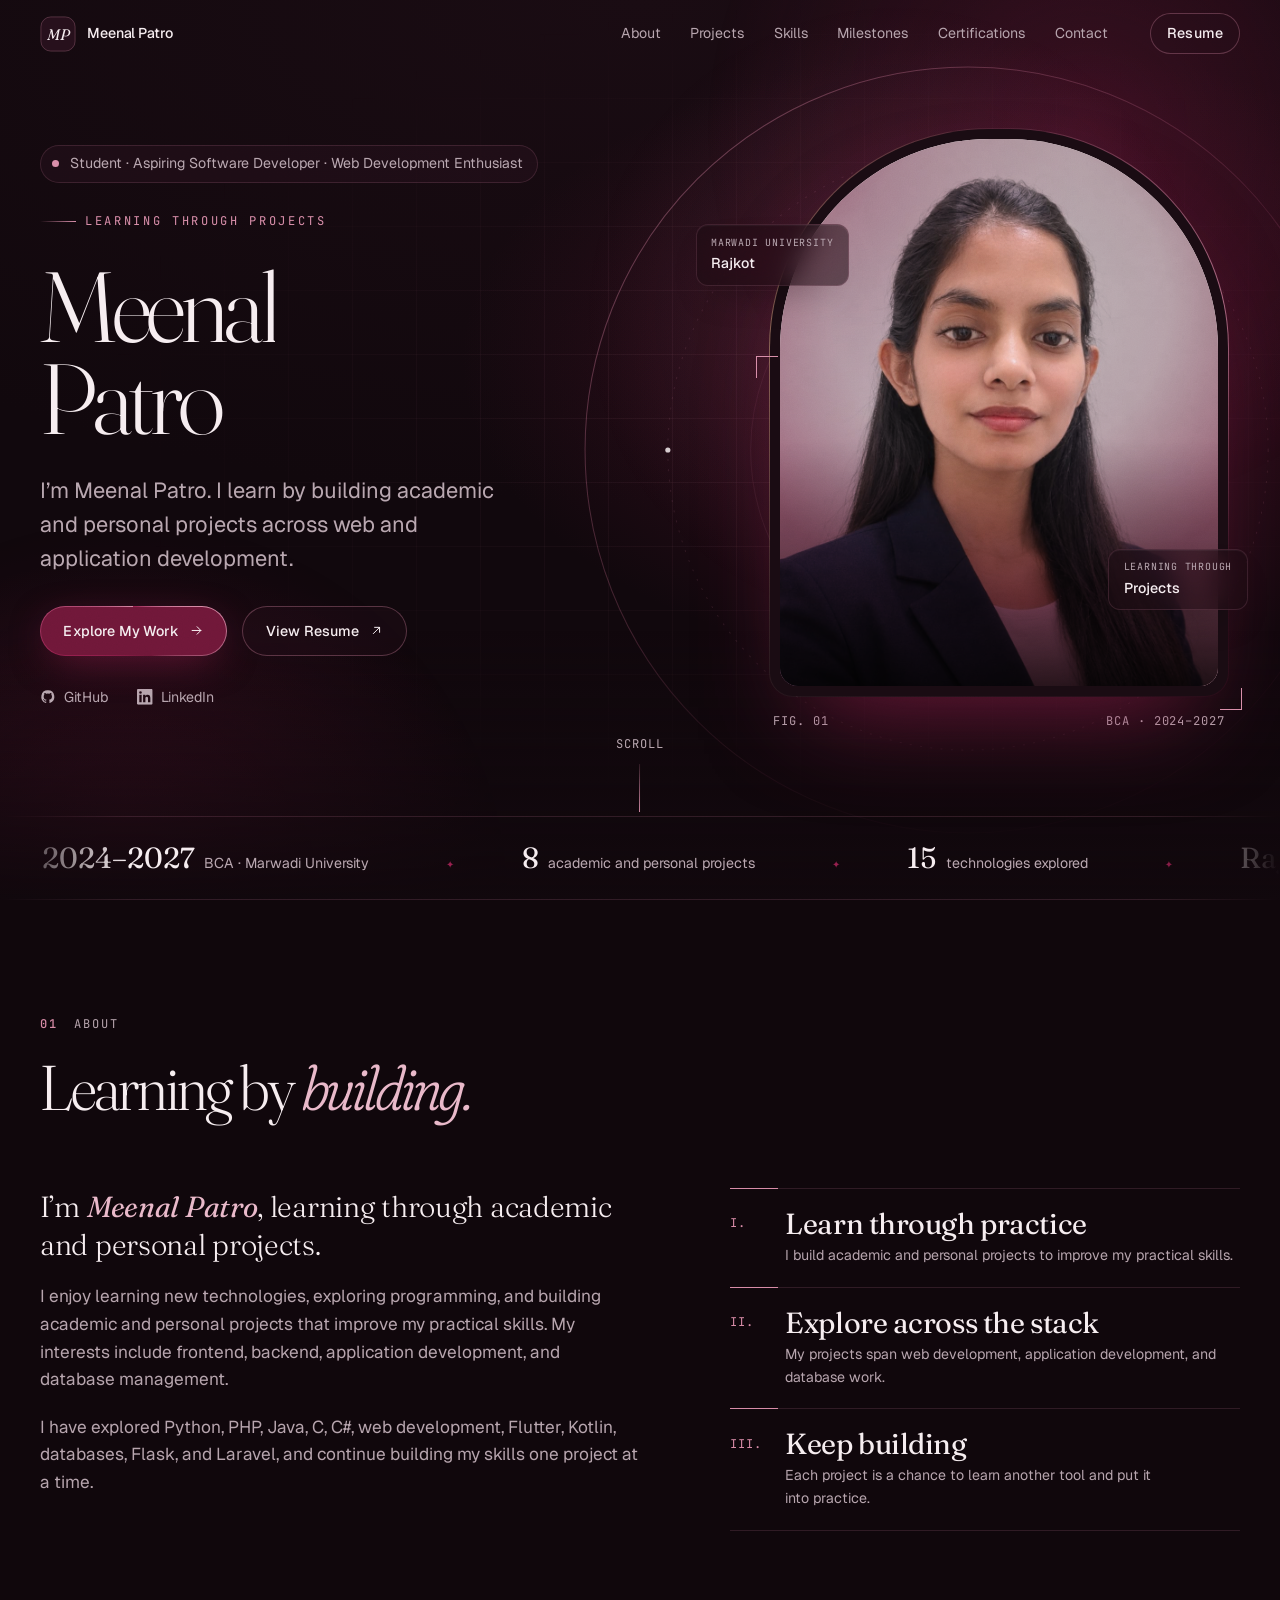
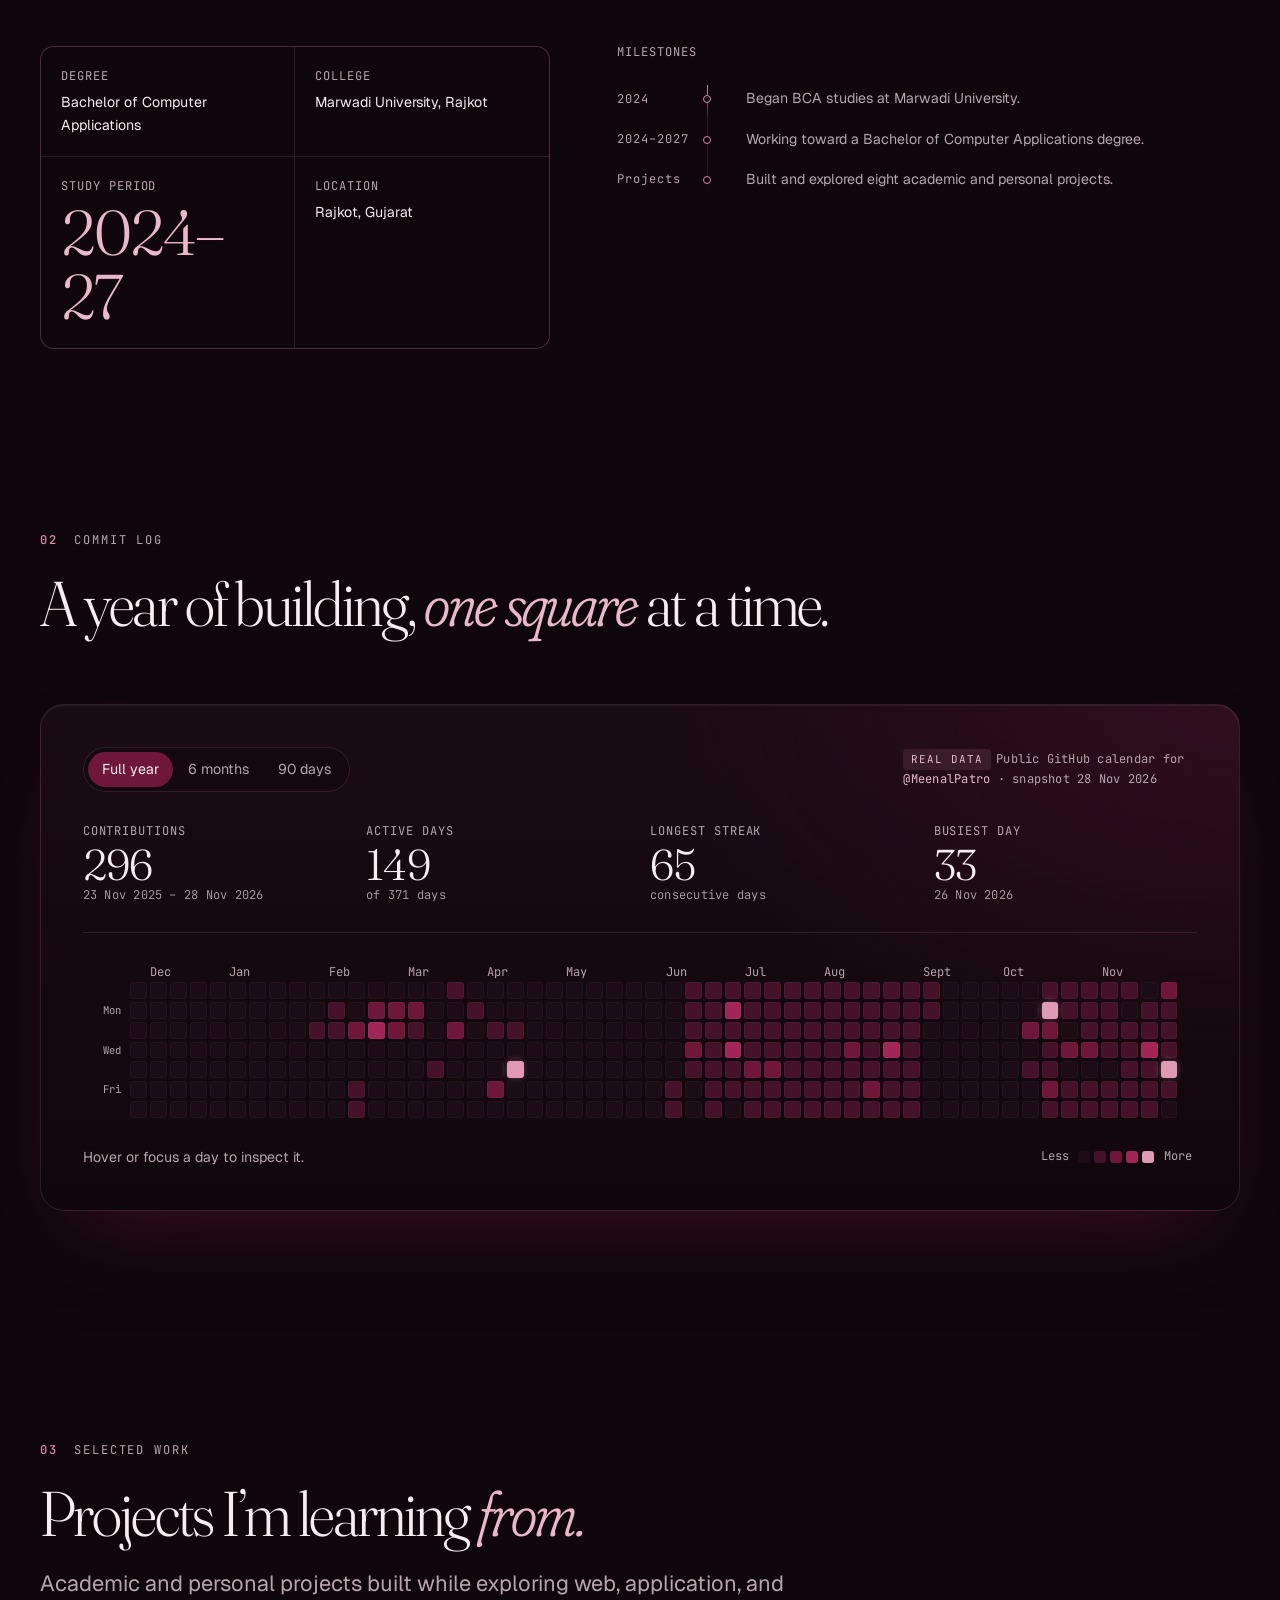
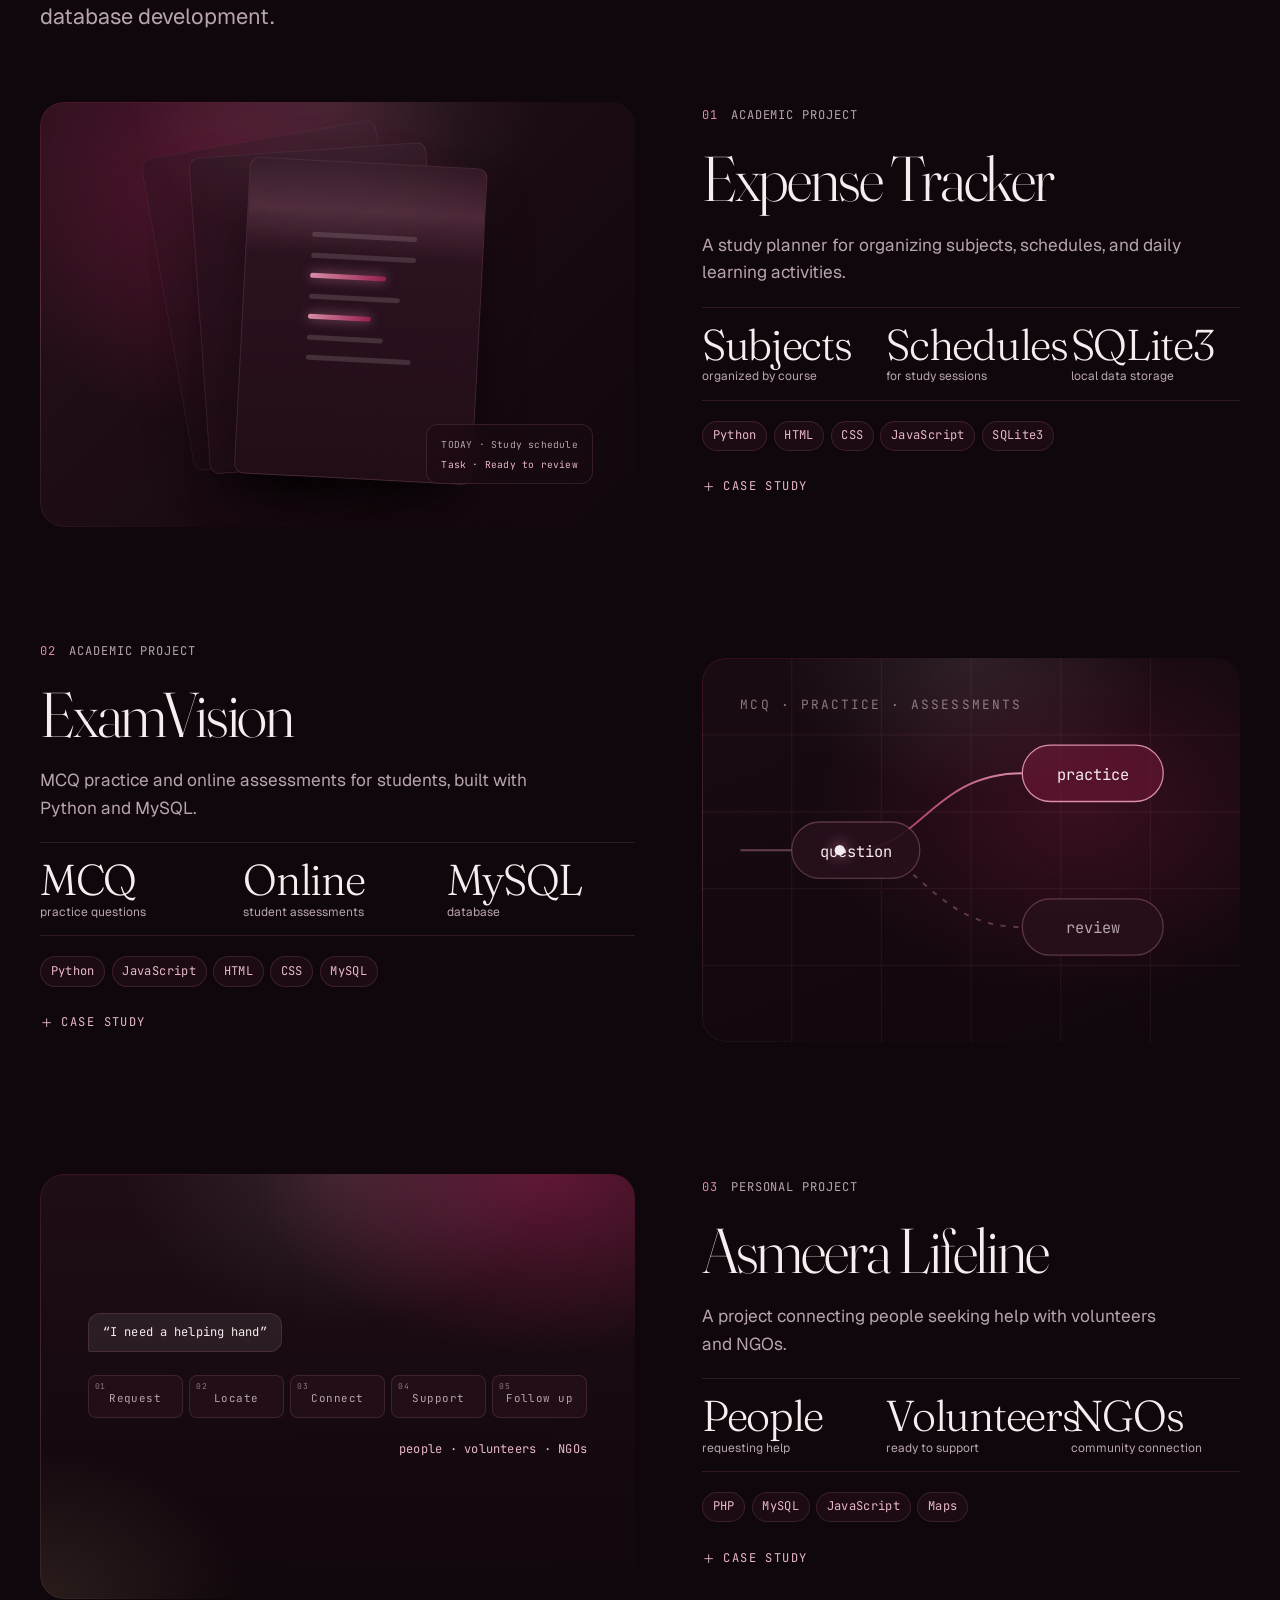
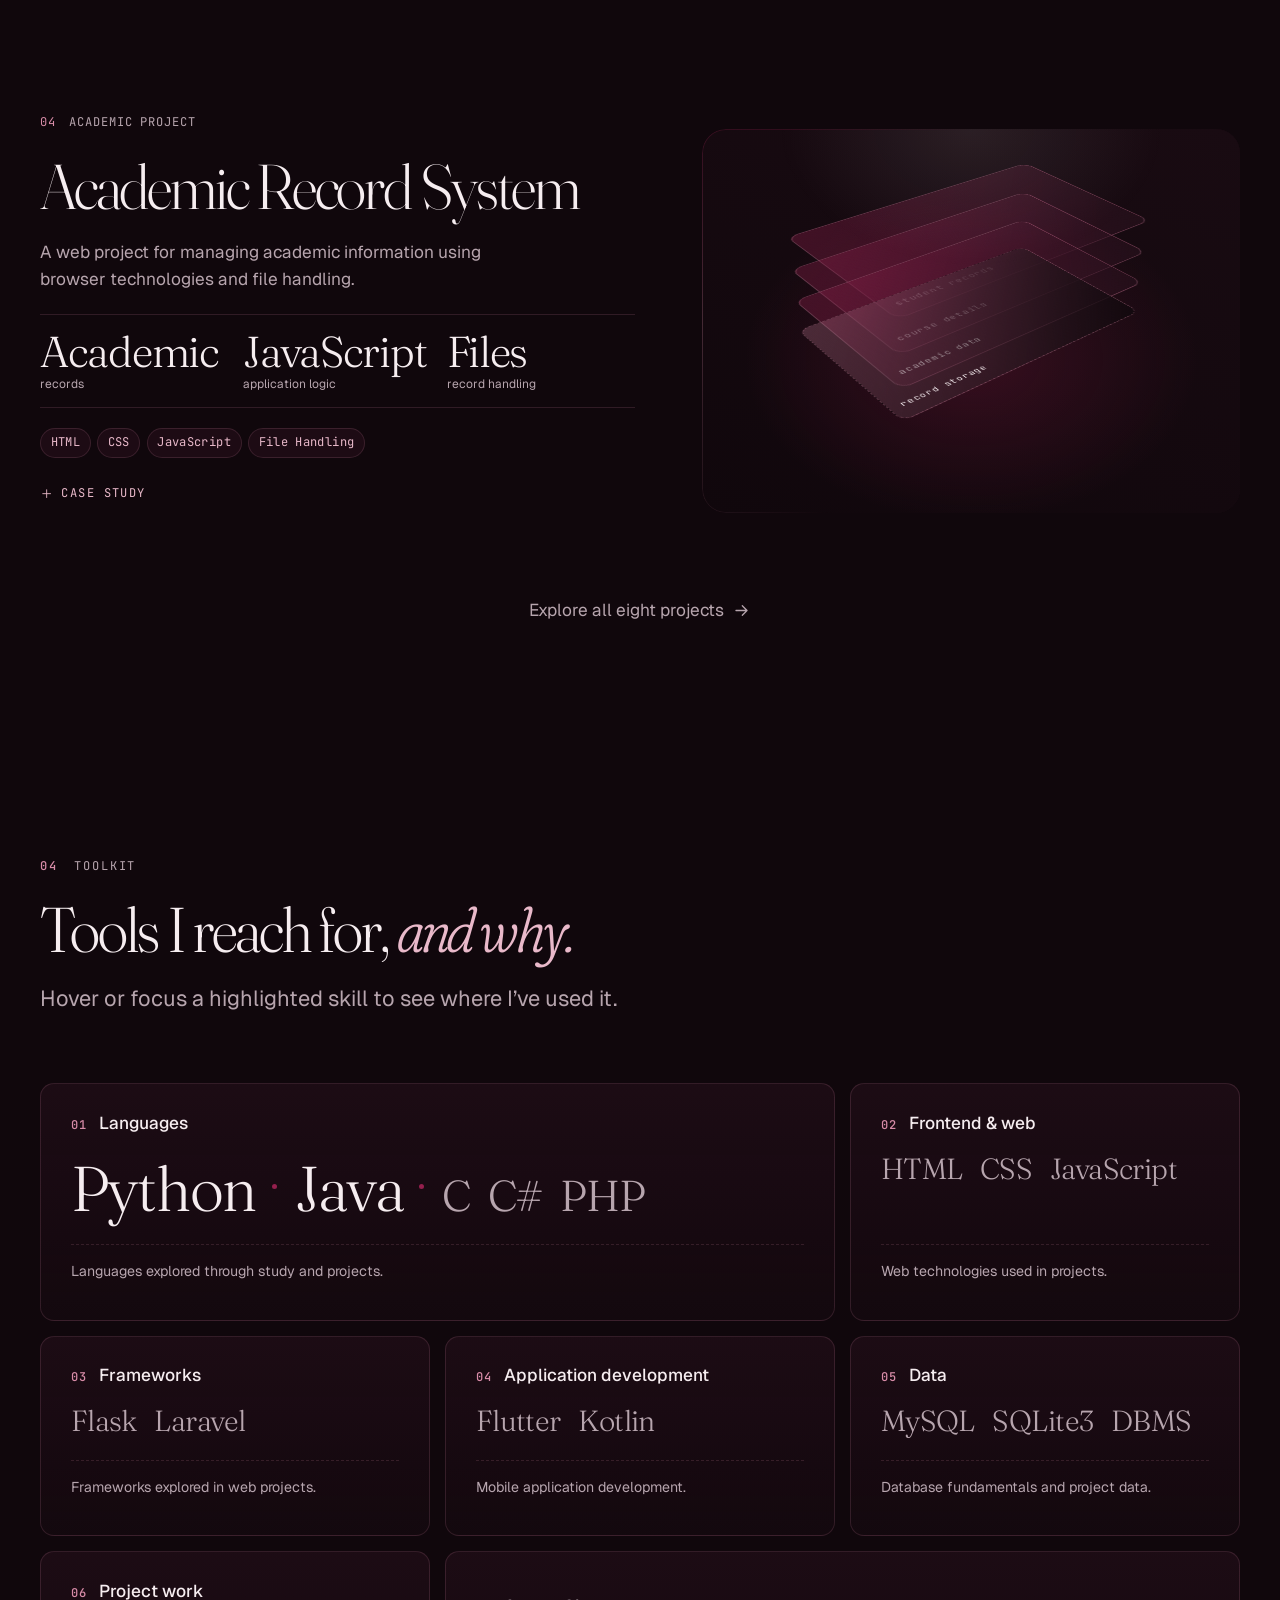
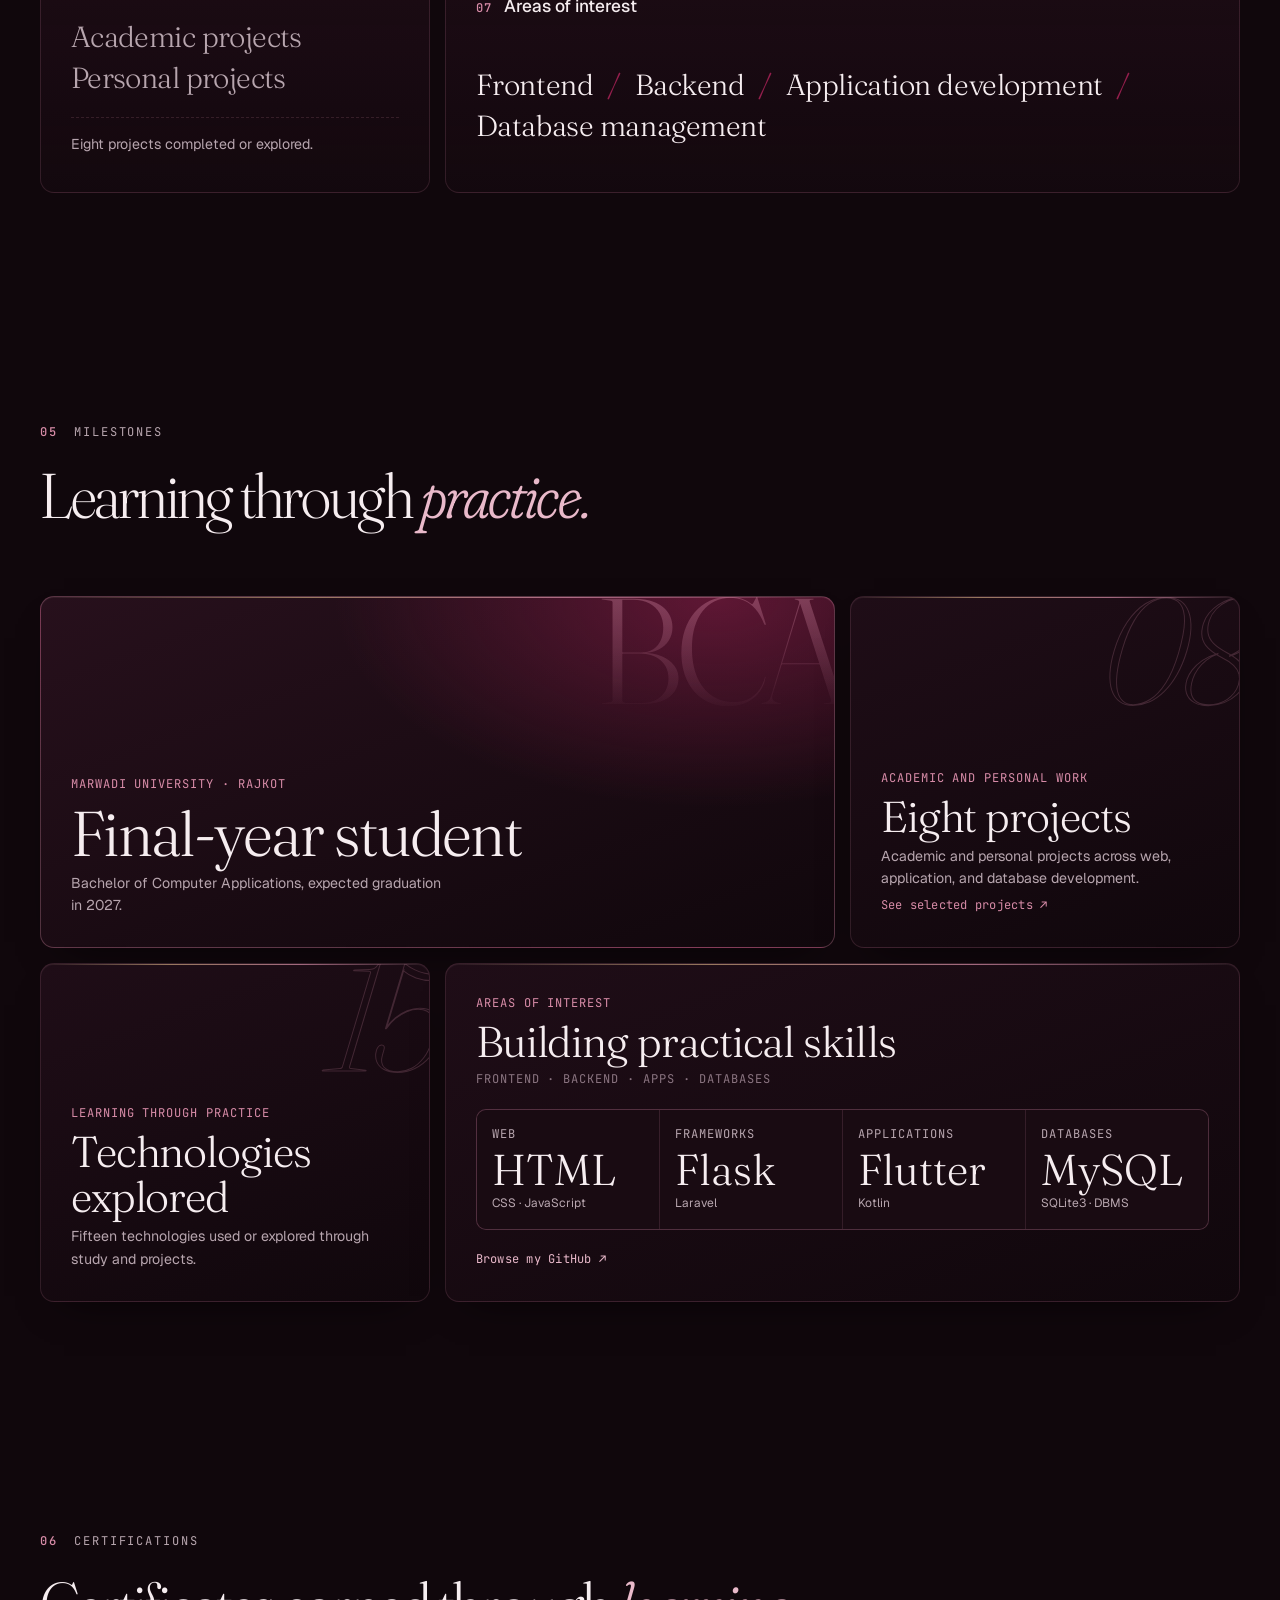
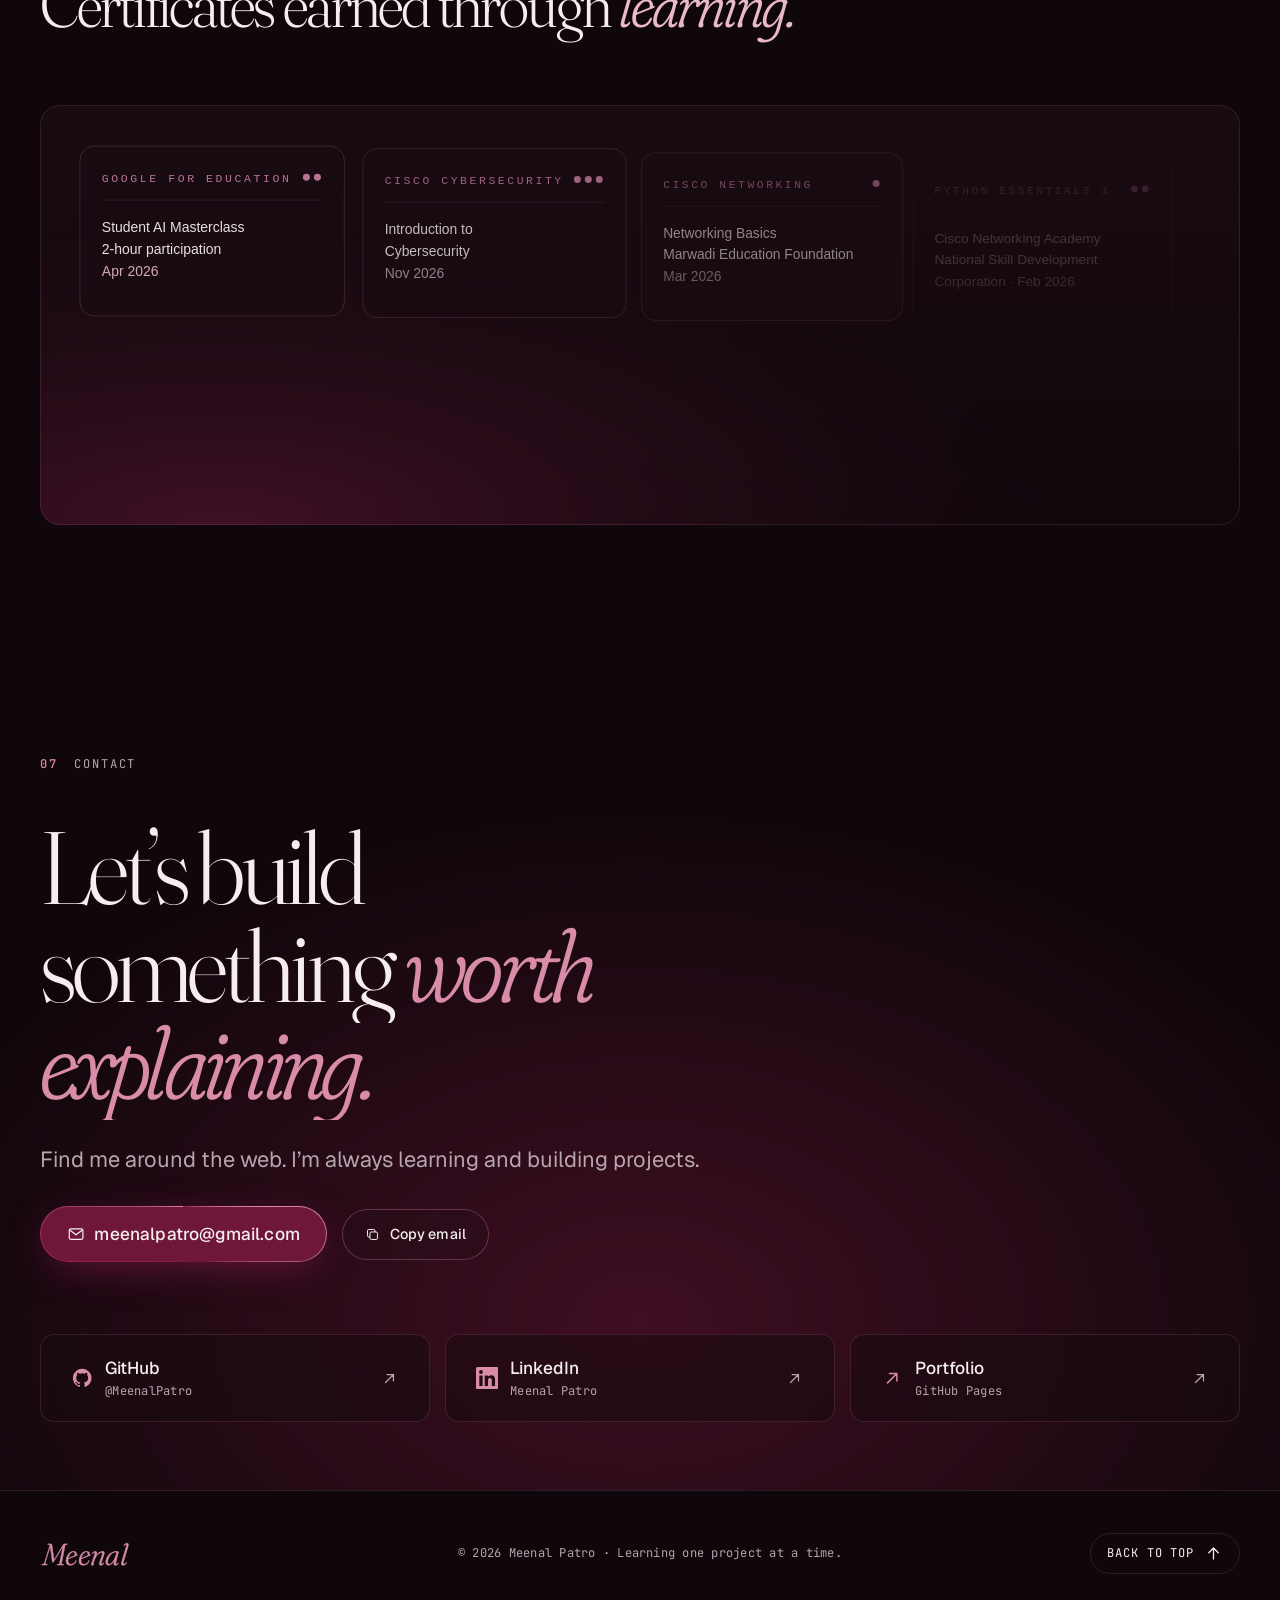
<file: site/index.html>
<!doctype html>
<html lang="en">
<head>
  <meta charset="utf-8">
  <meta name="viewport" content="width=device-width, initial-scale=1, viewport-fit=cover">
  <title>Meenal Patro — Student and Developer</title>
  <meta name="description" content="Meenal Patro — learning by building academic and personal projects.">
  <meta name="author" content="Meenal Patro">
  <meta name="theme-color" content="#10070C">
  <link rel="canonical" href="https://meenalpatro.github.io">

  <meta property="og:type" content="profile">
  <meta property="og:site_name" content="Meenal Patro">
  <meta property="og:title" content="Meenal Patro — Student and Developer">
  <meta property="og:description" content="Learning through academic and personal projects.">
  <meta property="og:url" content="https://meenalpatro.github.io">
  <meta property="og:image" content="assets/img/meenal-patro.jpeg">
  <meta property="og:image:alt" content="Portrait of Meenal Patro">
  <meta name="twitter:card" content="summary_large_image">
  <meta name="twitter:title" content="Meenal Patro — Student and Developer">
  <meta name="twitter:description" content="Learning through academic and personal projects.">
  <meta name="twitter:image" content="assets/img/meenal-patro.jpeg">

  <link rel="icon" href="favicon.svg" type="image/svg+xml">
  <link rel="preload" as="image" href="assets/img/meenal-patro.jpeg" fetchpriority="high">

  <link rel="preconnect" href="https://fonts.googleapis.com">
  <link rel="preconnect" href="https://fonts.gstatic.com" crossorigin>
  <link rel="stylesheet" href="https://fonts.googleapis.com/css2?family=Fraunces:ital,opsz,wght,SOFT,WONK@0,9..144,200..700,0..100,0..1;1,9..144,200..700,0..100,0..1&family=Geist:wght@300..700&family=JetBrains+Mono:wght@400;500&display=swap">

  <link rel="stylesheet" href="assets/css/tokens.css">
  <link rel="stylesheet" href="assets/css/base.css">
  <link rel="stylesheet" href="assets/css/components.css">
  <link rel="stylesheet" href="assets/css/sections.css">

  <script type="module" src="assets/js/main.js"></script>

  <script type="application/ld+json">
  {
    "@context": "https://schema.org",
    "@type": "Person",
    "name": "Meenal Patro",
    "jobTitle": "BCA Student · Aspiring Software Developer",
    "email": "mailto:meenalpatro@gmail.com",
    "url": "https://meenalpatro.github.io",
    "image": "assets/img/meenal-patro.jpeg",
    "alumniOf": { "@type": "CollegeOrUniversity", "name": "Marwadi University" },
    "sameAs": [
      "https://meenalpatro.github.io",
      "https://www.linkedin.com/in/meenal-patro-1b607032b/"
    ]
  }
  </script>
</head>
<body>
  <!-- Icon sprite -->
  <svg width="0" height="0" style="position:absolute" aria-hidden="true" focusable="false">
    <symbol id="i-arrow" viewBox="0 0 24 24"><path fill="none" stroke="currentColor" stroke-width="1.6" stroke-linecap="round" stroke-linejoin="round" d="M5 12h14M13 6l6 6-6 6"/></symbol>
    <symbol id="i-ext" viewBox="0 0 24 24"><path fill="none" stroke="currentColor" stroke-width="1.6" stroke-linecap="round" stroke-linejoin="round" d="M7 17 17 7M9 7h8v8"/></symbol>
    <symbol id="i-down" viewBox="0 0 24 24"><path fill="none" stroke="currentColor" stroke-width="1.6" stroke-linecap="round" stroke-linejoin="round" d="M12 5v14M6 13l6 6 6-6"/></symbol>
    <symbol id="i-up" viewBox="0 0 24 24"><path fill="none" stroke="currentColor" stroke-width="1.6" stroke-linecap="round" stroke-linejoin="round" d="M12 19V5M6 11l6-6 6 6"/></symbol>
    <symbol id="i-plus" viewBox="0 0 24 24"><path fill="none" stroke="currentColor" stroke-width="1.6" stroke-linecap="round" d="M12 5v14M5 12h14"/></symbol>
    <symbol id="i-mail" viewBox="0 0 24 24"><g fill="none" stroke="currentColor" stroke-width="1.6" stroke-linejoin="round"><rect x="3" y="5" width="18" height="14" rx="2"/><path d="m4 7 8 6 8-6"/></g></symbol>
    <symbol id="i-copy" viewBox="0 0 24 24"><g fill="none" stroke="currentColor" stroke-width="1.6" stroke-linejoin="round"><rect x="8" y="8" width="12" height="12" rx="2"/><path d="M16 8V6a2 2 0 0 0-2-2H6a2 2 0 0 0-2 2v8a2 2 0 0 0 2 2h2"/></g></symbol>
    <symbol id="i-check" viewBox="0 0 24 24"><path fill="none" stroke="currentColor" stroke-width="1.8" stroke-linecap="round" stroke-linejoin="round" d="m5 12.5 4.5 4.5L19 7.5"/></symbol>
    <symbol id="i-play" viewBox="0 0 24 24"><g fill="none" stroke="currentColor" stroke-width="1.6" stroke-linejoin="round"><circle cx="12" cy="12" r="9"/><path d="m10 8.5 5.5 3.5-5.5 3.5z"/></g></symbol>
    <symbol id="i-film" viewBox="0 0 24 24"><g fill="none" stroke="currentColor" stroke-width="1.6" stroke-linejoin="round"><rect x="3" y="4" width="18" height="16" rx="2"/><path d="M7 4v16M17 4v16M3 9h4M3 15h4M17 9h4M17 15h4"/></g></symbol>
    <symbol id="i-github" viewBox="0 0 24 24"><path fill="currentColor" d="M12 2a10 10 0 0 0-3.16 19.49c.5.09.68-.22.68-.48v-1.7c-2.78.6-3.37-1.34-3.37-1.34-.45-1.16-1.11-1.47-1.11-1.47-.91-.62.07-.61.07-.61 1 .07 1.53 1.03 1.53 1.03.89 1.53 2.34 1.09 2.91.83.09-.65.35-1.09.63-1.34-2.22-.25-4.55-1.11-4.55-4.94 0-1.09.39-1.98 1.03-2.68-.1-.25-.45-1.27.1-2.65 0 0 .84-.27 2.75 1.02a9.56 9.56 0 0 1 5 0c1.91-1.29 2.75-1.02 2.75-1.02.55 1.38.2 2.4.1 2.65.64.7 1.03 1.59 1.03 2.68 0 3.84-2.34 4.68-4.57 4.93.36.31.68.92.68 1.85v2.74c0 .27.18.58.69.48A10 10 0 0 0 12 2Z"/></symbol>
    <symbol id="i-linkedin" viewBox="0 0 24 24"><path fill="currentColor" d="M20.45 20.45h-3.56v-5.57c0-1.33-.02-3.04-1.85-3.04-1.86 0-2.14 1.45-2.14 2.94v5.67H9.35V9h3.41v1.56h.05c.48-.9 1.64-1.85 3.37-1.85 3.6 0 4.27 2.37 4.27 5.46v6.28ZM5.34 7.43a2.06 2.06 0 1 1 0-4.13 2.06 2.06 0 0 1 0 4.13ZM7.12 20.45H3.56V9h3.56v11.45ZM22.22 0H1.77C.79 0 0 .77 0 1.73v20.54C0 23.23.79 24 1.77 24h20.45c.98 0 1.78-.77 1.78-1.73V1.73C24 .77 23.2 0 22.22 0Z"/></symbol>
  </svg>

  <a class="skip-link" href="#main">Skip to content</a>

  <!-- Opening sequence: decorative, never blocks interaction -->
  <div class="intro" aria-hidden="true">
    <svg class="intro__mark" viewBox="0 0 120 120">
      <circle cx="60" cy="60" r="54" />
    <text x="60" y="74" text-anchor="middle">MP</text>
    </svg>
  </div>

  <div class="scroll-progress" aria-hidden="true"><span></span></div>

  <!-- ================================================================= NAV -->
  <header class="nav" data-nav>
    <div class="nav__inner container">
      <a class="nav__brand" href="#top" aria-label="Meenal Patro — back to top">
        <svg class="nav__mono" viewBox="0 0 40 40" aria-hidden="true">
          <rect x="1" y="1" width="38" height="38" rx="11" />
          <text x="20" y="26.5" text-anchor="middle">MP</text>
        </svg>
        <span class="nav__name">Meenal Patro</span>
      </a>

      <nav class="nav__links" aria-label="Primary">
        <ul role="list">
          <li><a href="#about" data-navlink>About</a></li>
          <li><a href="#projects" data-navlink>Projects</a></li>
          <li><a href="#skills" data-navlink>Skills</a></li>
          <li><a href="#achievements" data-navlink>Milestones</a></li>
          <li><a href="#certifications" data-navlink>Certifications</a></li>
          <li><a href="#contact" data-navlink>Contact</a></li>
        </ul>
      </nav>

      <a class="btn btn--ghost btn--small nav__cta" href="resume.html">Resume</a>

      <button class="nav__toggle" type="button" aria-expanded="false" aria-controls="mobile-menu" data-menu-toggle>
        <span class="visually-hidden">Open menu</span>
        <span class="nav__burger" aria-hidden="true"><i></i><i></i></span>
      </button>
    </div>

    <div class="mobile-menu" id="mobile-menu" data-menu hidden>
      <nav aria-label="Mobile">
        <ol role="list">
          <li style="--i:0"><a href="#about"><span class="mono">01</span>About</a></li>
          <li style="--i:1"><a href="#projects"><span class="mono">02</span>Projects</a></li>
          <li style="--i:2"><a href="#skills"><span class="mono">03</span>Skills</a></li>
          <li style="--i:3"><a href="#achievements"><span class="mono">04</span>Milestones</a></li>
          <li style="--i:4"><a href="#certifications"><span class="mono">05</span>Certifications</a></li>
          <li style="--i:5"><a href="#contact"><span class="mono">06</span>Contact</a></li>
        </ol>
      </nav>
      <div class="mobile-menu__foot">
        <a class="btn btn--primary" href="resume.html">View Resume</a>
          <a class="mono link-u" href="mailto:meenalpatro@gmail.com">meenalpatro@gmail.com</a>
      </div>
    </div>
  </header>

  <main id="main">
    <!-- ================================================================ HERO -->
    <section class="hero" id="top" aria-labelledby="hero-title" data-hero>
      <div class="hero__bg" aria-hidden="true">
        <div class="hero__field hero__field--a"></div>
        <div class="hero__field hero__field--b"></div>
        <div class="hero__grid"></div>
        <div class="hero__spot"></div>
        <svg class="hero__orbits" viewBox="0 0 800 800" fill="none">
          <defs>
            <linearGradient id="orb-g" x1="0" y1="0" x2="1" y2="1">
              <stop offset="0" stop-color="#D88CA8" stop-opacity=".55"/>
              <stop offset="1" stop-color="#6E1738" stop-opacity="0"/>
            </linearGradient>
          </defs>
          <g class="orbit orbit--1"><ellipse cx="400" cy="400" rx="370" ry="370" stroke="url(#orb-g)"/><circle cx="770" cy="400" r="3.5" fill="#D88CA8"/></g>
          <g class="orbit orbit--2"><ellipse cx="400" cy="400" rx="290" ry="290" stroke="rgba(216,140,168,.14)" stroke-dasharray="2 8"/><circle cx="110" cy="400" r="2.5" fill="#F6EDF0"/></g>
          <g class="orbit orbit--3"><ellipse cx="400" cy="400" rx="210" ry="210" stroke="rgba(216,140,168,.1)"/><circle cx="400" cy="190" r="2" fill="#D88CA8"/></g>
        </svg>
      </div>

      <div class="hero__inner container">
        <div class="hero__copy">
          <p class="hero__status" data-reveal style="--d:1">
            <span class="dot" aria-hidden="true"></span>
            Student · Aspiring Software Developer · Web Development Enthusiast
          </p>

          <p class="eyebrow" data-reveal style="--d:2">Learning through projects</p>

          <h1 class="hero__title" id="hero-title">
            <span class="line-mask"><span style="--d:0">Meenal</span></span>
            <span class="line-mask"><span style="--d:1">Patro</span></span>
          </h1>

          <p class="hero__lede" data-reveal style="--d:5">
            I’m Meenal Patro. I learn by
            building academic and personal projects across web and application development.
          </p>

          <div class="hero__ctas" data-reveal style="--d:6">
            <a class="btn btn--primary" href="#projects" data-magnetic>
              Explore My Work
              <svg class="arrow" aria-hidden="true"><use href="#i-arrow"/></svg>
            </a>
            <a class="btn btn--ghost" href="resume.html" data-magnetic>
              View Resume
              <svg aria-hidden="true"><use href="#i-ext"/></svg>
            </a>
          </div>

          <ul class="hero__social" role="list" data-reveal style="--d:7">
            <li><a class="link-u" href="https://meenalpatro.github.io" target="_blank" rel="noopener"><svg class="icon" aria-hidden="true"><use href="#i-github"/></svg>GitHub</a></li>
            <li><a class="link-u" href="https://www.linkedin.com/in/meenal-patro-1b607032b/" target="_blank" rel="noopener"><svg class="icon" aria-hidden="true"><use href="#i-linkedin"/></svg>LinkedIn</a></li>
          </ul>
        </div>

        <figure class="portrait" data-tilt>
          <div class="portrait__frame">
            <div class="portrait__photo">
              <img
                src="assets/img/meenal-patro.jpeg"
                srcset="assets/img/meenal-patro.jpeg 1276w"
                sizes="(min-width: 960px) 460px, 80vw"
                width="1276" height="1233"
                alt="Portrait of Meenal Patro"
                fetchpriority="high" decoding="async">
            </div>
            <span class="portrait__corner portrait__corner--tl" aria-hidden="true"></span>
            <span class="portrait__corner portrait__corner--br" aria-hidden="true"></span>
          </div>
          <figcaption class="portrait__meta">
            <span class="mono">Fig. 01</span>
            <span class="mono">BCA · 2024–2027</span>
          </figcaption>
          <p class="portrait__chip portrait__chip--a glass" aria-hidden="true"><span class="mono">Marwadi University</span><b>Rajkot</b></p>
          <p class="portrait__chip portrait__chip--b glass" aria-hidden="true"><span class="mono">Learning through</span><b>Projects</b></p>
        </figure>
      </div>

      <a class="hero__scroll" href="#about" aria-label="Scroll to About">
        <span class="mono">Scroll</span>
        <span class="hero__scroll-line" aria-hidden="true"></span>
      </a>

      <div class="ticker" aria-label="Highlights">
        <ul role="list" class="ticker__track">
          <li><b>2024–2027</b> BCA · Marwadi University</li>
          <li><b>8</b> academic and personal projects</li>
          <li><b>15</b> technologies explored</li>
          <li><b>Rajkot</b> Gujarat, India</li>
        </ul>
      </div>
    </section>

    <!-- =============================================================== ABOUT -->
    <section class="section about" id="about" aria-labelledby="about-title">
      <div class="container">
        <header class="section-head">
          <p class="section-index" data-reveal><b>01</b> About</p>
          <h2 class="section-title" id="about-title" data-reveal style="--d:1">
            Learning by <em>building.</em>
          </h2>
        </header>

        <div class="about__grid">
          <div class="about__intro" data-reveal style="--d:1">
            <p class="about__lead">
              I’m <strong>Meenal Patro</strong>, learning through academic and personal projects.
            </p>
            <p>
              I enjoy learning new technologies, exploring programming, and building academic and
              personal projects that improve my practical skills. My interests include frontend,
              backend, application development, and database management.
            </p>
            <p>
              I have explored Python, PHP, Java, C, C#, web development, Flutter, Kotlin, databases,
              Flask, and Laravel, and continue building my skills one project at a time.
            </p>
          </div>

          <ol class="principles" role="list">
            <li class="principle" data-reveal style="--d:2">
              <span class="principle__n mono">i.</span>
              <h3>Learn through practice</h3>
              <p>I build academic and personal projects to improve my practical skills.</p>
            </li>
            <li class="principle" data-reveal style="--d:3">
              <span class="principle__n mono">ii.</span>
              <h3>Explore across the stack</h3>
              <p>My projects span web development, application development, and database work.</p>
            </li>
            <li class="principle" data-reveal style="--d:4">
              <span class="principle__n mono">iii.</span>
              <h3>Keep building</h3>
              <p>Each project is a chance to learn another tool and put it into practice.</p>
            </li>
          </ol>
        </div>

        <div class="about__lower">
          <dl class="facts" data-reveal>
            <div><dt class="mono">Degree</dt><dd>Bachelor of Computer Applications</dd></div>
            <div><dt class="mono">College</dt><dd>Marwadi University, Rajkot</dd></div>
            <div><dt class="mono">Study period</dt><dd><span class="facts__big">2024–27</span></dd></div>
            <div><dt class="mono">Location</dt><dd>Rajkot, Gujarat</dd></div>
          </dl>

          <div class="milestones" data-reveal style="--d:1">
            <h3 class="mono milestones__title">Milestones</h3>
            <ol class="milestones__list" role="list">
              <li><time class="mono">2024</time><p>Began BCA studies at Marwadi University.</p></li>
              <li><time class="mono">2024–2027</time><p>Working toward a Bachelor of Computer Applications degree.</p></li>
              <li><time class="mono">Projects</time><p>Built and explored eight academic and personal projects.</p></li>
            </ol>
          </div>
        </div>
      </div>
    </section>

    <!-- ============================================================ HEATMAP -->
    <section class="section activity" id="activity" aria-labelledby="activity-title">
      <div class="container">
        <header class="section-head">
          <p class="section-index" data-reveal><b>02</b> Commit log</p>
          <h2 class="section-title" id="activity-title" data-reveal style="--d:1">
            A year of building, <em>one square</em> at a time.
          </h2>
        </header>

        <div class="heatmap" data-heatmap data-reveal="fade">
          <div class="heatmap__top">
            <div class="heatmap__ranges" role="group" aria-label="Time range">
              <button type="button" data-range="all" aria-pressed="true">Full year</button>
              <button type="button" data-range="182" aria-pressed="false">6 months</button>
              <button type="button" data-range="90" aria-pressed="false">90 days</button>
            </div>
            <p class="heatmap__source mono" data-heatmap-source>Loading contribution data…</p>
          </div>

          <dl class="heatmap__stats" data-heatmap-stats aria-live="polite">
            <div><dt class="mono">Contributions</dt><dd data-stat="total">—</dd></div>
            <div><dt class="mono">Active days</dt><dd data-stat="active">—</dd></div>
            <div><dt class="mono">Longest streak</dt><dd data-stat="streak">—</dd></div>
            <div><dt class="mono">Busiest day</dt><dd data-stat="peak">—</dd></div>
          </dl>

          <div class="heatmap__scroller" data-heatmap-scroller>
            <div class="heatmap__board">
              <div class="heatmap__months" data-heatmap-months aria-hidden="true"></div>
              <div class="heatmap__days mono" aria-hidden="true"><span>Mon</span><span>Wed</span><span>Fri</span></div>
              <div class="heatmap__grid" data-heatmap-grid role="grid" aria-label="Daily GitHub contributions. Use arrow keys to move between days."></div>
            </div>
          </div>

          <div class="heatmap__foot">
            <p class="heatmap__readout" data-heatmap-readout aria-live="polite">Hover or focus a day to inspect it.</p>
            <div class="heatmap__legend" aria-label="Activity levels: none, low, medium, high, highest">
              <span class="mono">Less</span>
              <i data-l="0"></i><i data-l="1"></i><i data-l="2"></i><i data-l="3"></i><i data-l="4"></i>
              <span class="mono">More</span>
            </div>
          </div>

          <div class="heatmap__tip glass" data-heatmap-tip role="tooltip" hidden></div>
        </div>
      </div>
    </section>

    <!-- ============================================================ PROJECTS -->
    <section class="section projects" id="projects" aria-labelledby="projects-title">
      <div class="container">
        <header class="section-head">
          <p class="section-index" data-reveal><b>03</b> Selected work</p>
          <h2 class="section-title" id="projects-title" data-reveal style="--d:1">
            Projects I’m learning <em>from.</em>
          </h2>
          <p class="section-lede" data-reveal style="--d:2">
            Academic and personal projects built while exploring web, application, and database development.
          </p>
        </header>

        <div class="work">
          <!-- Expense Tracker -->
          <article class="case case--policy" data-reveal aria-labelledby="p1-title">
            <div class="case__visual" data-tilt aria-hidden="true">
              <div class="vis-policy">
                <div class="doc doc--3"></div>
                <div class="doc doc--2"></div>
                <div class="doc doc--1">
                  <i></i><i></i><i class="hl"></i><i></i><i class="hl hl--b"></i><i></i><i></i>
                  <span class="doc__scan"></span>
                </div>
                <div class="vis-policy__qa glass">
                  <span class="mono">TODAY · Study schedule</span>
                  <span class="mono a">Task · Ready to review</span>
                </div>
              </div>
            </div>
            <div class="case__body">
              <p class="case__kicker mono"><span>01</span> Academic project</p>
              <h3 class="case__title" id="p1-title">Expense Tracker</h3>
              <p class="case__problem">A study planner for organizing subjects, schedules, and daily learning activities.</p>
              <ul class="case__metrics" role="list">
                <li><b>Subjects</b><span>organized by course</span></li>
                <li><b>Schedules</b><span>for study sessions</span></li>
                <li><b>SQLite3</b><span>local data storage</span></li>
              </ul>
              <ul class="tags" role="list"><li class="tag">Python</li><li class="tag">HTML</li><li class="tag">CSS</li><li class="tag">JavaScript</li><li class="tag">SQLite3</li></ul>
              <button class="case__toggle" type="button" aria-expanded="false" aria-controls="p1-more">
                <svg class="icon" aria-hidden="true"><use href="#i-plus"/></svg> Case study
              </button>
              <div class="case__more" id="p1-more" data-collapsible>
                <div>
                  <h4 class="mono">Project overview</h4>
                  <ul>
                    <li>Organizes subjects and study schedules.</li>
                    <li>Supports daily learning activities.</li>
                  </ul>
                </div>
              </div>
            </div>
          </article>

          <!-- ExamVision -->
          <article class="case case--pay case--flip" data-reveal aria-labelledby="p2-title">
            <div class="case__visual" data-tilt aria-hidden="true">
              <svg class="vis-pay" viewBox="0 0 420 300">
                <defs>
                  <linearGradient id="pay-edge" x1="0" x2="1"><stop offset="0" stop-color="#941F4D"/><stop offset="1" stop-color="#D88CA8"/></linearGradient>
                </defs>
                <g class="vis-pay__grid" stroke="rgba(216,140,168,.07)">
                  <path d="M0 60h420M0 120h420M0 180h420M0 240h420M70 0v300M140 0v300M210 0v300M280 0v300M350 0v300"/>
                </g>
                <path class="vis-pay__edge" d="M120 150 C 170 150, 180 90, 250 90" stroke="url(#pay-edge)"/>
                <path class="vis-pay__edge vis-pay__edge--b" d="M120 150 C 170 150, 180 210, 250 210" stroke="rgba(216,140,168,.35)"/>
                <path class="vis-pay__edge" d="M30 150 H 70" stroke="rgba(216,140,168,.4)"/>
                <g class="vis-pay__node"><rect x="70" y="128" width="100" height="44" rx="22"/><text x="120" y="155">question</text></g>
                <g class="vis-pay__node is-ok"><rect x="250" y="68" width="110" height="44" rx="22"/><text x="305" y="95">practice</text></g>
                <g class="vis-pay__node is-fail"><rect x="250" y="188" width="110" height="44" rx="22"/><text x="305" y="215">review</text></g>
                <circle class="vis-pay__pulse" r="4" fill="#F6EDF0"><animateMotion dur="3.2s" repeatCount="indefinite" path="M30 150 H 120 C 170 150, 180 90, 250 90 H 305"/></circle>
                <text class="vis-pay__label" x="30" y="40">MCQ · PRACTICE · ASSESSMENTS</text>
              </svg>
            </div>
            <div class="case__body">
              <p class="case__kicker mono"><span>02</span> Academic project</p>
              <h3 class="case__title" id="p2-title">ExamVision</h3>
              <p class="case__problem">MCQ practice and online assessments for students, built with Python and MySQL.</p>
              <ul class="case__metrics" role="list">
                <li><b>MCQ</b><span>practice questions</span></li>
                <li><b>Online</b><span>student assessments</span></li>
                <li><b>MySQL</b><span>database</span></li>
              </ul>
              <ul class="tags" role="list"><li class="tag">Python</li><li class="tag">JavaScript</li><li class="tag">HTML</li><li class="tag">CSS</li><li class="tag">MySQL</li></ul>
              <button class="case__toggle" type="button" aria-expanded="false" aria-controls="p2-more">
                <svg class="icon" aria-hidden="true"><use href="#i-plus"/></svg> Case study
              </button>
              <div class="case__more" id="p2-more" data-collapsible>
                <div>
                  <h4 class="mono">Project overview</h4>
                  <ul>
                    <li>Provides MCQ practice for students.</li>
                    <li>Supports online assessments.</li>
                  </ul>
                </div>
              </div>
            </div>
          </article>

          <!-- Asmeera Lifeline -->
          <article class="case case--star" data-reveal aria-labelledby="p3-title">
            <div class="case__visual" data-tilt aria-hidden="true">
              <div class="vis-star">
                <p class="vis-star__prompt mono">“I need a helping hand”</p>
                <ol class="vis-star__pipe">
                  <li style="--i:0">Request</li>
                  <li style="--i:1">Locate</li>
                  <li style="--i:2">Connect</li>
                  <li style="--i:3">Support</li>
                  <li style="--i:4">Follow up</li>
                </ol>
                <p class="vis-star__out mono">people · volunteers · NGOs</p>
              </div>
            </div>
            <div class="case__body">
              <p class="case__kicker mono"><span>03</span> Personal project</p>
              <h3 class="case__title" id="p3-title">Asmeera Lifeline</h3>
              <p class="case__problem">A project connecting people seeking help with volunteers and NGOs.</p>
              <ul class="case__metrics" role="list">
                <li><b>People</b><span>requesting help</span></li>
                <li><b>Volunteers</b><span>ready to support</span></li>
                <li><b>NGOs</b><span>community connection</span></li>
              </ul>
              <ul class="tags" role="list"><li class="tag">PHP</li><li class="tag">MySQL</li><li class="tag">JavaScript</li><li class="tag">Maps</li></ul>
              <button class="case__toggle" type="button" aria-expanded="false" aria-controls="p3-more">
                <svg class="icon" aria-hidden="true"><use href="#i-plus"/></svg> Case study
              </button>
              <div class="case__more" id="p3-more" data-collapsible>
                <div>
                  <h4 class="mono">Project overview</h4>
                  <ul>
                    <li>Connects people seeking help with volunteers and NGOs.</li>
                    <li>Includes map-related functionality.</li>
                  </ul>
                </div>
              </div>
            </div>
          </article>

          <!-- Academic Record System -->
          <article class="case case--saas case--flip" data-reveal aria-labelledby="p4-title">
            <div class="case__visual" data-tilt aria-hidden="true">
              <div class="vis-saas">
                <div class="plane" style="--z:3"><span class="mono">student records</span></div>
                <div class="plane" style="--z:2"><span class="mono">course details</span></div>
                <div class="plane" style="--z:1"><span class="mono">academic data</span></div>
                <div class="plane plane--db" style="--z:0"><span class="mono">record storage</span></div>
              </div>
            </div>
            <div class="case__body">
              <p class="case__kicker mono"><span>04</span> Academic project</p>
              <h3 class="case__title" id="p4-title">Academic Record System</h3>
              <p class="case__problem">A web project for managing academic information using browser technologies and file handling.</p>
              <ul class="case__metrics" role="list">
                <li><b>Academic</b><span>records</span></li>
                <li><b>JavaScript</b><span>application logic</span></li>
                <li><b>Files</b><span>record handling</span></li>
              </ul>
              <ul class="tags" role="list"><li class="tag">HTML</li><li class="tag">CSS</li><li class="tag">JavaScript</li><li class="tag">File Handling</li></ul>
              <button class="case__toggle" type="button" aria-expanded="false" aria-controls="p4-more">
                <svg class="icon" aria-hidden="true"><use href="#i-plus"/></svg> Case study
              </button>
              <div class="case__more" id="p4-more" data-collapsible>
                <div>
                  <h4 class="mono">Project overview</h4>
                  <ul>
                    <li>Manages academic information.</li>
                    <li>Uses web technologies and file handling.</li>
                  </ul>
                </div>
              </div>
            </div>
          </article>
        </div>

        <p class="work__more" data-reveal>
          <a class="link-u" href="https://meenalpatro.github.io" target="_blank" rel="noopener">Explore all eight projects <svg class="icon" aria-hidden="true"><use href="#i-arrow"/></svg></a>
        </p>
      </div>
    </section>

    <!-- ============================================================== SKILLS -->
    <section class="section skills" id="skills" aria-labelledby="skills-title">
      <div class="container">
        <header class="section-head">
          <p class="section-index" data-reveal><b>04</b> Toolkit</p>
          <h2 class="section-title" id="skills-title" data-reveal style="--d:1">
            Tools I reach for, <em>and why.</em>
          </h2>
          <p class="section-lede" data-reveal style="--d:2">Hover or focus a highlighted skill to see where I’ve used it.</p>
        </header>

        <div class="bento">
          <section class="panel panel--wide" data-reveal aria-labelledby="sk-lang">
            <h3 class="panel__title" id="sk-lang"><span class="mono">01</span> Languages</h3>
            <ul class="skillset" role="list">
              <li><button type="button" class="skill skill--xl" data-note="Explored across academic and personal projects.">Python</button></li>
              <li><button type="button" class="skill skill--xl" data-note="Explored through programming coursework.">Java</button></li>
              <li><span class="skill skill--lg">C</span></li>
              <li><span class="skill skill--lg">C#</span></li>
              <li><span class="skill skill--lg">PHP</span></li>
            </ul>
            <p class="panel__note" aria-live="polite">Languages explored through study and projects.</p>
          </section>

          <section class="panel" data-reveal style="--d:1" aria-labelledby="sk-ai">
            <h3 class="panel__title" id="sk-ai"><span class="mono">02</span> Frontend &amp; web</h3>
            <ul class="skillset" role="list">
              <li><span class="skill">HTML</span></li>
              <li><span class="skill">CSS</span></li>
              <li><span class="skill">JavaScript</span></li>
            </ul>
            <p class="panel__note" aria-live="polite">Web technologies used in projects.</p>
          </section>

          <section class="panel" data-reveal style="--d:2" aria-labelledby="sk-fe">
            <h3 class="panel__title" id="sk-fe"><span class="mono">03</span> Frameworks</h3>
            <ul class="skillset" role="list">
              <li><span class="skill">Flask</span></li>
              <li><span class="skill">Laravel</span></li>
            </ul>
            <p class="panel__note" aria-live="polite">Frameworks explored in web projects.</p>
          </section>

          <section class="panel" data-reveal style="--d:1" aria-labelledby="sk-be">
            <h3 class="panel__title" id="sk-be"><span class="mono">04</span> Application development</h3>
            <ul class="skillset" role="list">
              <li><span class="skill">Flutter</span></li>
              <li><span class="skill">Kotlin</span></li>
            </ul>
            <p class="panel__note" aria-live="polite">Mobile application development.</p>
          </section>

          <section class="panel" data-reveal style="--d:2" aria-labelledby="sk-db">
            <h3 class="panel__title" id="sk-db"><span class="mono">05</span> Data</h3>
            <ul class="skillset" role="list">
              <li><span class="skill">MySQL</span></li>
              <li><span class="skill">SQLite3</span></li>
              <li><span class="skill">DBMS</span></li>
            </ul>
            <p class="panel__note" aria-live="polite">Database fundamentals and project data.</p>
          </section>

          <section class="panel" data-reveal style="--d:3" aria-labelledby="sk-ops">
            <h3 class="panel__title" id="sk-ops"><span class="mono">06</span> Project work</h3>
            <ul class="skillset" role="list">
              <li><span class="skill">Academic projects</span></li>
              <li><span class="skill">Personal projects</span></li>
            </ul>
            <p class="panel__note" aria-live="polite">Eight projects completed or explored.</p>
          </section>

          <section class="panel panel--wide panel--fund" data-reveal aria-labelledby="sk-cs">
            <h3 class="panel__title" id="sk-cs"><span class="mono">07</span> Areas of interest</h3>
            <p class="fund">Frontend <i>/</i> Backend <i>/</i> Application development <i>/</i> Database management</p>
          </section>
        </div>
      </div>
    </section>

    <!-- ======================================================== ACHIEVEMENTS -->
    <section class="section honors" id="achievements" aria-labelledby="honors-title">
      <div class="container">
        <header class="section-head">
          <p class="section-index" data-reveal><b>05</b> Milestones</p>
          <h2 class="section-title" id="honors-title" data-reveal style="--d:1">
            Learning through <em>practice.</em>
          </h2>
        </header>

        <div class="wall">
          <article class="honor honor--hero" data-reveal>
            <p class="honor__label" aria-hidden="true">BCA</p>
            <div class="honor__body">
              <p class="mono">Marwadi University · Rajkot</p>
              <h3>Final-year student</h3>
              <p>Bachelor of Computer Applications, expected graduation in 2027.</p>
            </div>
          </article>

          <article class="honor honor--tall" data-reveal style="--d:1">
            <p class="honor__label" aria-hidden="true">08</p>
            <div class="honor__body">
              <p class="mono">Academic and personal work</p>
              <h3>Eight projects</h3>
              <p>Academic and personal projects across web, application, and database development.</p>
              <a class="link-u mono" href="#projects">See selected projects ↗</a>
            </div>
          </article>

          <article class="honor" data-reveal style="--d:2">
            <p class="honor__label" aria-hidden="true">15</p>
            <div class="honor__body">
              <p class="mono">Learning through practice</p>
              <h3>Technologies explored</h3>
              <p>Fifteen technologies used or explored through study and projects.</p>
            </div>
          </article>

          <article class="honor honor--code" data-reveal style="--d:1">
            <div class="honor__body">
              <p class="mono">Areas of interest</p>
              <h3>Building practical skills</h3>
              <p class="honor__fine mono">Frontend · Backend · Apps · Databases</p>
            </div>
            <ul class="scores" role="list">
              <li><span class="mono">Web</span><b>HTML</b><small>CSS · JavaScript</small></li>
              <li><span class="mono">Frameworks</span><b>Flask</b><small>Laravel</small></li>
              <li><span class="mono">Applications</span><b>Flutter</b><small>Kotlin</small></li>
              <li><span class="mono">Databases</span><b>MySQL</b><small>SQLite3 · DBMS</small></li>
            </ul>
            <p class="honor__links">
              <a class="link-u mono" href="https://meenalpatro.github.io" target="_blank" rel="noopener">Browse my GitHub ↗</a>
            </p>
          </article>
        </div>
      </div>
    </section>

    <!-- ====================================================== CERTIFICATIONS -->
    <section class="section path" id="certifications" aria-labelledby="certifications-title">
      <div class="container">
        <header class="section-head">
          <p class="section-index" data-reveal><b>06</b> Certifications</p>
          <h2 class="section-title" id="certifications-title" data-reveal style="--d:1">
            Certificates earned through <em>learning.</em>
          </h2>
        </header>

        <figure class="certifications-card" data-reveal style="margin:0">
          <img src="assets/img/certifications.svg" width="1200" height="420" loading="lazy"
               alt="Eight selected certificates: Google for Education AI Masterclass, Cisco cybersecurity and networking, Python Essentials 1, Oracle Java Fundamentals, DBMS, C# .NET, and Software Engineering Fundamentals.">
        </figure>
      </div>
    </section>

    <!-- ============================================================= CONTACT -->
    <section class="section contact" id="contact" aria-labelledby="contact-title">
      <div class="contact__glow" aria-hidden="true"></div>
      <div class="container">
        <p class="section-index" data-reveal><b>07</b> Contact</p>
        <h2 class="contact__title" id="contact-title">
          <span class="line-mask"><span style="--d:0">Let’s build</span></span>
          <span class="line-mask"><span style="--d:1">something <em>worth</em></span></span>
          <span class="line-mask"><span style="--d:2"><em>explaining.</em></span></span>
        </h2>
        <p class="contact__lede" data-reveal style="--d:3">Find me around the web. I’m always learning and building projects.</p>

        <div class="contact__mail" data-reveal style="--d:4">
          <a class="btn btn--primary contact__email" href="mailto:meenalpatro@gmail.com" data-magnetic>
            <svg aria-hidden="true"><use href="#i-mail"/></svg>
            meenalpatro@gmail.com
          </a>
          <button class="btn btn--ghost" type="button" data-copy="meenalpatro@gmail.com" data-magnetic>
            <svg aria-hidden="true" data-copy-icon><use href="#i-copy"/></svg>
            <span data-copy-label>Copy email</span>
          </button>
          <span class="visually-hidden" role="status" data-copy-status></span>
        </div>

        <ul class="contact__links" role="list" data-reveal style="--d:5">
          <li><a href="https://meenalpatro.github.io" target="_blank" rel="noopener"><svg class="icon" aria-hidden="true"><use href="#i-github"/></svg><span>GitHub</span><small class="mono">@MeenalPatro</small><svg class="icon contact__arr" aria-hidden="true"><use href="#i-ext"/></svg></a></li>
          <li><a href="https://www.linkedin.com/in/meenal-patro-1b607032b/" target="_blank" rel="noopener"><svg class="icon" aria-hidden="true"><use href="#i-linkedin"/></svg><span>LinkedIn</span><small class="mono">Meenal Patro</small><svg class="icon contact__arr" aria-hidden="true"><use href="#i-ext"/></svg></a></li>
          <li><a href="https://meenalpatro.github.io" target="_blank" rel="noopener"><svg class="icon" aria-hidden="true"><use href="#i-ext"/></svg><span>Portfolio</span><small class="mono">GitHub Pages</small><svg class="icon contact__arr" aria-hidden="true"><use href="#i-ext"/></svg></a></li>
          
        </ul>
      </div>
    </section>
  </main>

  <!-- ============================================================== FOOTER -->
  <footer class="footer">
    <div class="container footer__inner">
      <svg class="signature" viewBox="0 0 360 90" role="img" aria-label="Meenal Patro">
        <text x="4" y="70">Meenal</text>
      </svg>
      <p class="mono">© <span data-year>2026</span> Meenal Patro · Learning one project at a time.</p>
      <a class="footer__top" href="#top">
        <span class="mono">Back to top</span>
        <svg class="icon" aria-hidden="true"><use href="#i-up"/></svg>
      </a>
    </div>
  </footer>
</body>
</html>
</file>
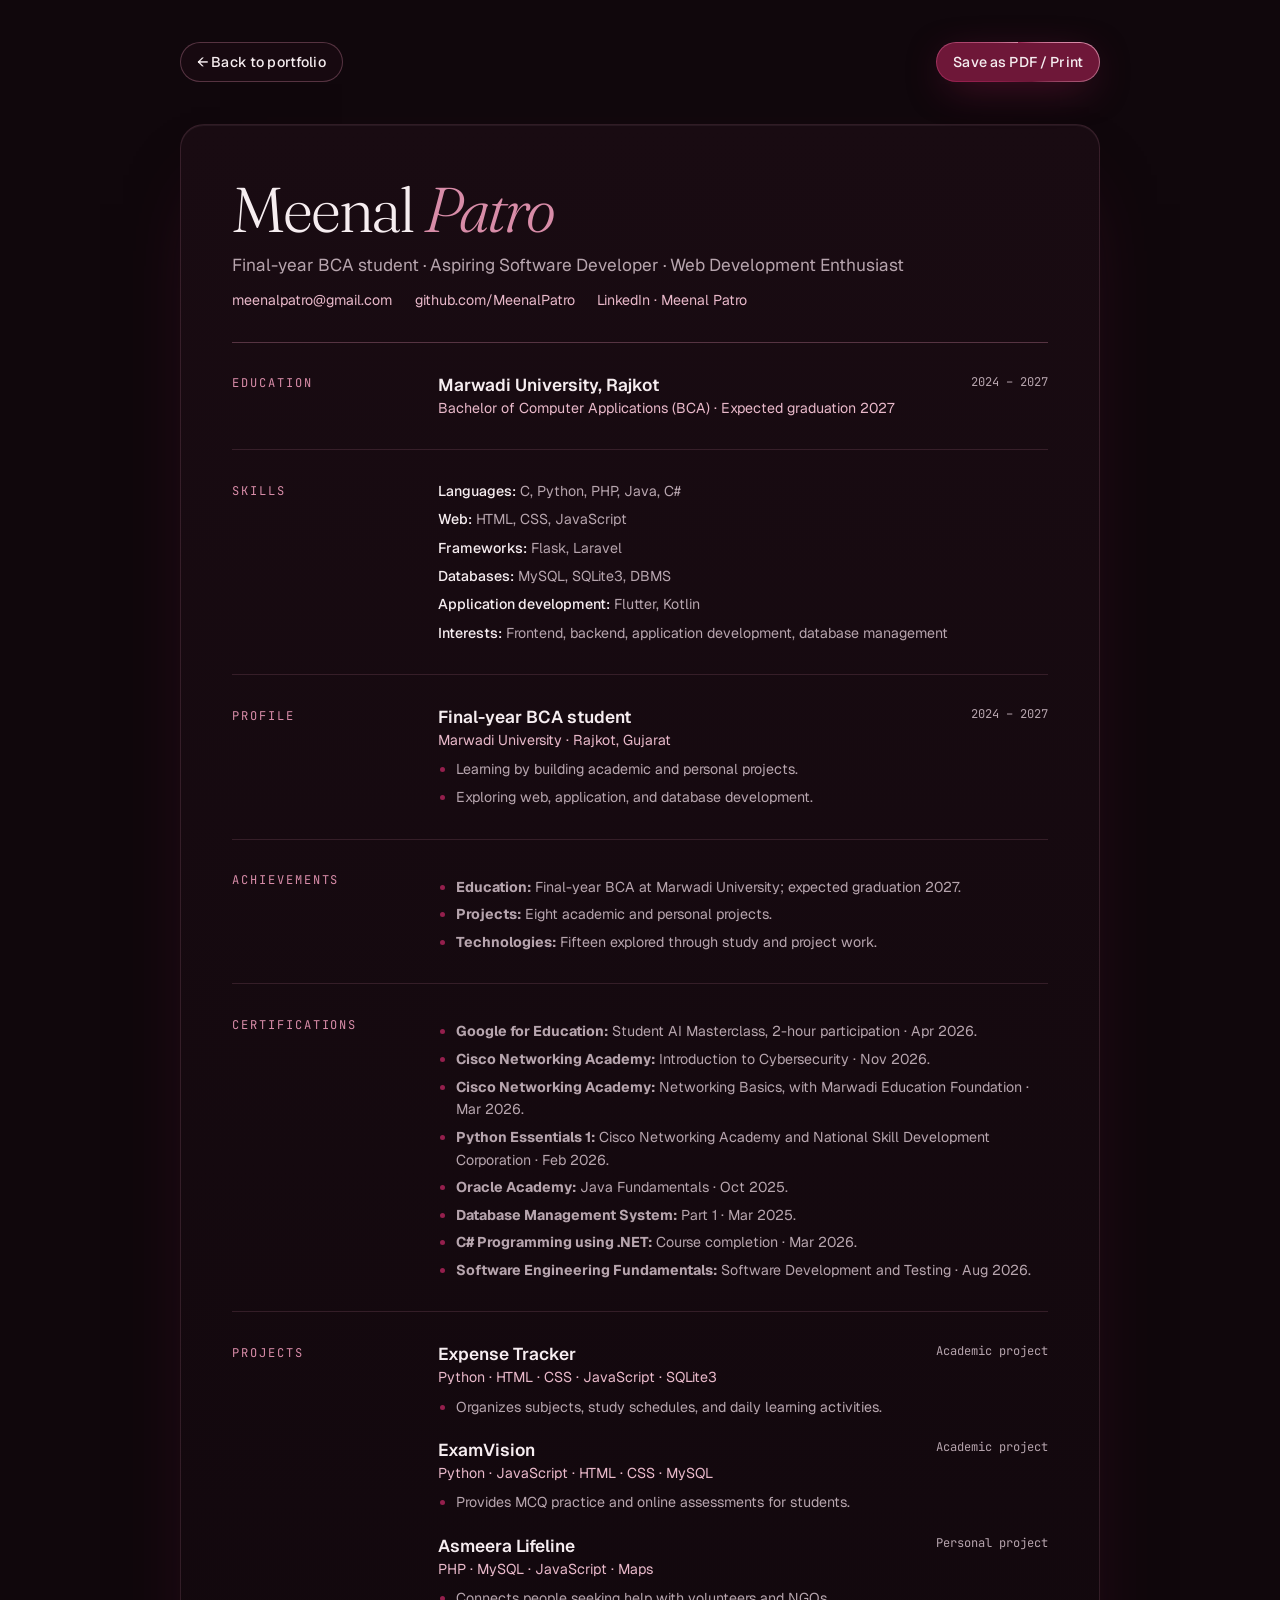
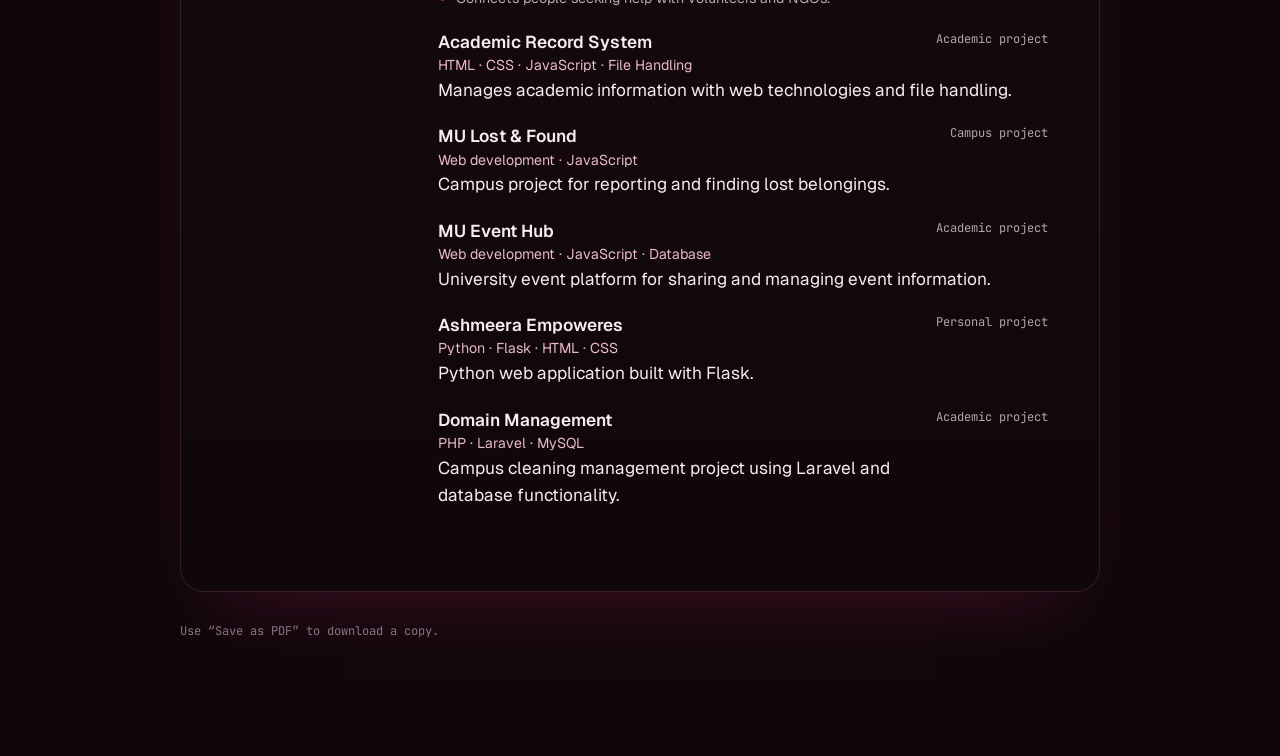
<file: site/resume.html>
<!doctype html>
<html lang="en">
<head>
  <meta charset="utf-8">
  <meta name="viewport" content="width=device-width, initial-scale=1">
  <title>Resume — Meenal Patro</title>
  <meta name="description" content="Resume of Meenal Patro, final-year BCA student at Marwadi University, Rajkot.">
  <meta name="theme-color" content="#10070C">
  <link rel="canonical" href="./">
  <link rel="icon" href="favicon.svg" type="image/svg+xml">
  <link rel="preconnect" href="https://fonts.googleapis.com">
  <link rel="preconnect" href="https://fonts.gstatic.com" crossorigin>
  <link rel="stylesheet" href="https://fonts.googleapis.com/css2?family=Fraunces:ital,opsz,wght@0,9..144,300..600;1,9..144,300..600&family=Geist:wght@300..700&family=JetBrains+Mono:wght@400;500&display=swap">
  <link rel="stylesheet" href="assets/css/tokens.css">
  <link rel="stylesheet" href="assets/css/base.css">
  <style>
    @layer sections {
      body { padding-block: var(--space-xl) var(--space-3xl); }
      body::after { display: none; }
      .bar {
        display: flex; flex-wrap: wrap; gap: var(--space-s); justify-content: space-between; align-items: center;
        margin-bottom: var(--space-xl);
      }
      .bar__actions { display: flex; flex-wrap: wrap; gap: 0.6rem; }
      .sheet {
        padding: clamp(1.25rem, 4vw, 3.5rem);
        border: 1px solid var(--line);
        border-radius: var(--radius-l);
        background: linear-gradient(180deg, var(--ink-900), var(--ink-950));
        box-shadow: var(--shadow-2);
      }
      .r-head { display: grid; gap: 0.6rem; padding-bottom: var(--space-l); border-bottom: 1px solid var(--line-strong); }
      .r-head h1 { font-family: var(--font-display); font-size: var(--step-4); font-weight: 300; letter-spacing: -0.035em; }
      .r-head h1 em { color: var(--rose-300); }
      .r-head .role { color: var(--text-muted); }
      .r-links { display: flex; flex-wrap: wrap; gap: 0.4rem 1.4rem; list-style: none; padding: 0; font-size: var(--step--1); }
      .r-links a { color: var(--rose-200); }
      .r-sec { display: grid; grid-template-columns: 11rem 1fr; gap: var(--space-l); padding-block: var(--space-l); border-bottom: 1px solid var(--line); }
      .r-sec:last-child { border-bottom: 0; }
      .r-sec > h2 { font-family: var(--font-mono); font-size: var(--step--2); letter-spacing: 0.16em; text-transform: uppercase; color: var(--accent); padding-top: 0.3rem; }
      .r-item + .r-item { margin-top: var(--space-m); }
      .r-item__top { display: flex; flex-wrap: wrap; justify-content: space-between; gap: 0.2rem 1rem; }
      .r-item h3 { font-size: var(--step-0); font-weight: 600; line-height: 1.4; }
      .r-item .meta { font-family: var(--font-mono); font-size: var(--step--2); color: var(--text-muted); white-space: nowrap; }
      .r-item .sub { color: var(--rose-200); font-size: var(--step--1); }
      .r-item ul, .r-list { padding-left: 1.1rem; margin-top: 0.4rem; display: grid; gap: 0.3rem; color: var(--text-muted); font-size: var(--step--1); }
      .r-item li::marker, .r-list li::marker { color: var(--wine-600); }
      .r-skills { display: grid; gap: 0.35rem; font-size: var(--step--1); color: var(--text-muted); }
      .r-skills b { color: var(--ivory); font-weight: 500; }
      .r-note { margin-top: var(--space-l); font-size: var(--step--2); color: var(--faint); font-family: var(--font-mono); }
      @media (max-width: 680px) { .r-sec { grid-template-columns: 1fr; gap: 0.6rem; } }

      @media print {
        .r-sec--projects { break-before: page; page-break-before: always; break-inside: auto; }
        .r-sec--projects > h2 { break-after: avoid; page-break-after: avoid; }
        .r-sec--projects .r-item { break-inside: avoid; page-break-inside: avoid; }
        .r-list--certs { grid-template-columns: repeat(2, minmax(0, 1fr)); column-gap: 0.7rem; padding-left: 0.9rem; }
        .r-list--certs li { break-inside: avoid; line-height: 1.2; }
        .r-sec--certifications { break-inside: avoid; }
        @page { margin: 11mm 12mm; }
        :root { --text-muted: #333; --rose-200: #6E1738; --accent: #6E1738; --ivory: #111; --line: #ddd; --line-strong: #bbb; --faint: #666; }
        body { background: #fff; color: #111; padding: 0; font-size: 9.5pt; }
        .bar, .r-note { display: none; }
        .sheet { border: 0; padding: 0; box-shadow: none; background: none; }
        .r-head { gap: 0.3rem; padding-bottom: 0.45rem; }
        .r-links { gap: 0.15rem 0.75rem; font-size: 8.5pt; }
        .r-sec { grid-template-columns: 8.5rem 1fr; gap: 0.6rem; break-inside: avoid; padding-block: 0.32rem; }
        .r-sec > h2 { font-size: 7.5pt; }
        .r-item + .r-item { margin-top: 0.35rem; }
        .r-item ul, .r-list { margin-top: 0.2rem; gap: 0.12rem; font-size: 8.5pt; }
        .r-skills { gap: 0.12rem; font-size: 8.5pt; }
        .r-head h1 { font-size: 22pt; }
        a { color: inherit !important; }
      }
    }
  </style>
</head>
<body>
  <main class="container" style="max-width: 920px">
    <div class="bar">
      <a class="btn btn--ghost btn--small" href="./">← Back to portfolio</a>
      <div class="bar__actions">
        <button class="btn btn--primary btn--small" type="button" onclick="window.print()">Save as PDF / Print</button>
      </div>
    </div>

    <article class="sheet">
      <header class="r-head">
        <h1>Meenal <em>Patro</em></h1>
        <p class="role">Final-year BCA student · Aspiring Software Developer · Web Development Enthusiast</p>
        <ul class="r-links">
          <li><a class="link-u" href="mailto:meenalpatro@gmail.com">meenalpatro@gmail.com</a></li>
          <li><a class="link-u" href="./">github.com/MeenalPatro</a></li>
          <li><a class="link-u" href="https://www.linkedin.com/in/meenal-patro-1b607032b/">LinkedIn · Meenal Patro</a></li>
          
          
        </ul>
      </header>

      <section class="r-sec">
        <h2>Education</h2>
        <div>
          <div class="r-item">
            <div class="r-item__top"><h3>Marwadi University, Rajkot</h3><span class="meta">2024 – 2027</span></div>
            <p class="sub">Bachelor of Computer Applications (BCA) · Expected graduation 2027</p>
          </div>
        </div>
      </section>

      <section class="r-sec">
        <h2>Skills</h2>
        <div class="r-skills">
          <p><b>Languages:</b> C, Python, PHP, Java, C#</p>
          <p><b>Web:</b> HTML, CSS, JavaScript</p>
          <p><b>Frameworks:</b> Flask, Laravel</p>
          <p><b>Databases:</b> MySQL, SQLite3, DBMS</p>
          <p><b>Application development:</b> Flutter, Kotlin</p>
          <p><b>Interests:</b> Frontend, backend, application development, database management</p>
        </div>
      </section>

      <section class="r-sec">
        <h2>Profile</h2>
        <div class="r-item">
          <div class="r-item__top"><h3>Final-year BCA student</h3><span class="meta">2024 – 2027</span></div>
          <p class="sub">Marwadi University · Rajkot, Gujarat</p>
          <ul>
            <li>Learning by building academic and personal projects.</li>
            <li>Exploring web, application, and database development.</li>
          </ul>
        </div>
      </section>



      <section class="r-sec">
        <h2>Achievements</h2>
        <ul class="r-list">
          <li><strong>Education:</strong> Final-year BCA at Marwadi University; expected graduation 2027.</li>
          <li><strong>Projects:</strong> Eight academic and personal projects.</li>
          <li><strong>Technologies:</strong> Fifteen explored through study and project work.</li>
        </ul>
      </section>

      <section class="r-sec r-sec--certifications">
        <h2>Certifications</h2>
        <ul class="r-list r-list--certs">
          <li><strong>Google for Education:</strong> Student AI Masterclass, 2-hour participation · Apr 2026.</li>
          <li><strong>Cisco Networking Academy:</strong> Introduction to Cybersecurity · Nov 2026.</li>
          <li><strong>Cisco Networking Academy:</strong> Networking Basics, with Marwadi Education Foundation · Mar 2026.</li>
          <li><strong>Python Essentials 1:</strong> Cisco Networking Academy and National Skill Development Corporation · Feb 2026.</li>
          <li><strong>Oracle Academy:</strong> Java Fundamentals · Oct 2025.</li>
          <li><strong>Database Management System:</strong> Part 1 · Mar 2025.</li>
          <li><strong>C# Programming using .NET:</strong> Course completion · Mar 2026.</li>
          <li><strong>Software Engineering Fundamentals:</strong> Software Development and Testing · Aug 2026.</li>
        </ul>
      </section>
      <section class="r-sec r-sec--projects">
        <h2>Projects</h2>
        <div>
          <div class="r-item">
            <div class="r-item__top"><h3>Expense Tracker</h3><span class="meta">Academic project</span></div>
            <p class="sub">Python · HTML · CSS · JavaScript · SQLite3</p>
            <ul>
              <li>Organizes subjects, study schedules, and daily learning activities.</li>
            </ul>
          </div>
          <div class="r-item">
            <div class="r-item__top"><h3>ExamVision</h3><span class="meta">Academic project</span></div>
            <p class="sub">Python · JavaScript · HTML · CSS · MySQL</p>
            <ul>
              <li>Provides MCQ practice and online assessments for students.</li>
            </ul>
          </div>
          <div class="r-item">
            <div class="r-item__top"><h3>Asmeera Lifeline</h3><span class="meta">Personal project</span></div>
            <p class="sub">PHP · MySQL · JavaScript · Maps</p>
            <ul>
              <li>Connects people seeking help with volunteers and NGOs.</li>
            </ul>
          </div>
          <div class="r-item">
            <div class="r-item__top"><h3>Academic Record System</h3><span class="meta">Academic project</span></div>
            <p class="sub">HTML · CSS · JavaScript · File Handling</p>
            <p>Manages academic information with web technologies and file handling.</p>
          </div>
          <div class="r-item">
            <div class="r-item__top"><h3>MU Lost &amp; Found</h3><span class="meta">Campus project</span></div>
            <p class="sub">Web development · JavaScript</p>
            <p>Campus project for reporting and finding lost belongings.</p>
          </div>
          <div class="r-item">
            <div class="r-item__top"><h3>MU Event Hub</h3><span class="meta">Academic project</span></div>
            <p class="sub">Web development · JavaScript · Database</p>
            <p>University event platform for sharing and managing event information.</p>
          </div>
          <div class="r-item">
            <div class="r-item__top"><h3>Ashmeera Empoweres</h3><span class="meta">Personal project</span></div>
            <p class="sub">Python · Flask · HTML · CSS</p>
            <p>Python web application built with Flask.</p>
          </div>
          <div class="r-item">
            <div class="r-item__top"><h3>Domain Management</h3><span class="meta">Academic project</span></div>
            <p class="sub">PHP · Laravel · MySQL</p>
            <p>Campus cleaning management project using Laravel and database functionality.</p>
          </div>
        </div>
      </section>

    </article>
    <p class="r-note">Use “Save as PDF” to download a copy.</p>
  </main>
</body>
</html>
</file>
<file: site/assets/css/tokens.css>
/* ==========================================================================
   Design tokens — "Burgundy After Dark"
   ========================================================================== */

@property --angle {
  syntax: "<angle>";
  inherits: false;
  initial-value: 0deg;
}

:root {
  color-scheme: dark;

  /* Palette */
  --ink-950: #10070c;
  --ink-900: #190b12;
  --ink-850: #1f0d17;
  --ink-800: #27101c;
  --wine-700: #6e1738;
  --wine-600: #941f4d;
  --rose-300: #d88ca8;
  --rose-200: #e9b9ca;
  --ivory: #f6edf0;
  --muted: #b7a5ae;
  --faint: #8a7480;
  --line: rgba(216, 140, 168, 0.16);
  --line-strong: rgba(216, 140, 168, 0.32);
  --brass: #c9a27a;

  /* Semantic */
  --bg: var(--ink-950);
  --bg-2: var(--ink-900);
  --surface: var(--ink-800);
  --text: var(--ivory);
  --text-muted: var(--muted);
  --accent: var(--rose-300);
  --accent-strong: var(--wine-600);
  --focus: var(--rose-200);

  /* Heatmap scale (near-black → wine → rose) */
  --heat-0: #1c0c15;
  --heat-1: #45122a;
  --heat-2: #6e1738;
  --heat-3: #a12556;
  --heat-4: #e09ab4;

  /* Typography */
  --font-display: "Fraunces", "Iowan Old Style", "Palatino Linotype", Georgia, serif;
  --font-sans: "Geist", "Inter", ui-sans-serif, system-ui, -apple-system, "Segoe UI", sans-serif;
  --font-mono: "JetBrains Mono", ui-monospace, "SF Mono", Menlo, Consolas, monospace;

  --step--2: clamp(0.69rem, 0.66rem + 0.12vw, 0.76rem);
  --step--1: clamp(0.8rem, 0.77rem + 0.16vw, 0.89rem);
  --step-0: clamp(0.97rem, 0.93rem + 0.2vw, 1.08rem);
  --step-1: clamp(1.15rem, 1.08rem + 0.36vw, 1.38rem);
  --step-2: clamp(1.4rem, 1.26rem + 0.7vw, 1.85rem);
  --step-3: clamp(1.8rem, 1.5rem + 1.5vw, 2.8rem);
  --step-4: clamp(2.3rem, 1.75rem + 2.75vw, 4.2rem);
  --step-5: clamp(3rem, 1.9rem + 5.4vw, 7.4rem);

  /* Spacing */
  --space-2xs: clamp(0.25rem, 0.23rem + 0.1vw, 0.31rem);
  --space-xs: clamp(0.5rem, 0.46rem + 0.2vw, 0.63rem);
  --space-s: clamp(0.75rem, 0.7rem + 0.3vw, 0.94rem);
  --space-m: clamp(1rem, 0.92rem + 0.4vw, 1.25rem);
  --space-l: clamp(1.5rem, 1.38rem + 0.6vw, 1.88rem);
  --space-xl: clamp(2rem, 1.8rem + 1vw, 2.75rem);
  --space-2xl: clamp(3rem, 2.6rem + 2vw, 4.5rem);
  --space-3xl: clamp(4.5rem, 3.6rem + 4.5vw, 8rem);

  --gutter: clamp(1rem, 0.5rem + 2.5vw, 2.5rem);
  --max: 1240px;
  --measure: 62ch;

  /* Shape & depth */
  --radius-s: 6px;
  --radius-m: 14px;
  --radius-l: 24px;
  --shadow-1: 0 1px 0 rgba(246, 237, 240, 0.04) inset, 0 18px 40px -24px rgba(0, 0, 0, 0.8);
  --shadow-2: 0 1px 0 rgba(246, 237, 240, 0.06) inset, 0 40px 80px -40px rgba(110, 23, 56, 0.55);

  /* Motion */
  --ease-out: cubic-bezier(0.16, 1, 0.3, 1);
  --ease-in-out: cubic-bezier(0.65, 0, 0.35, 1);
  --ease-spring: cubic-bezier(0.34, 1.56, 0.64, 1);
  --dur-1: 160ms;
  --dur-2: 320ms;
  --dur-3: 700ms;
  --dur-4: 1100ms;

  --nav-h: 68px;
}

@media (prefers-reduced-motion: reduce) {
  :root {
    --dur-1: 0ms;
    --dur-2: 0ms;
    --dur-3: 0ms;
    --dur-4: 0ms;
  }
}
</file>
<file: site/assets/css/base.css>
/* ==========================================================================
   Base — reset, typography, shared primitives, motion utilities
   ========================================================================== */

@layer reset, base, components, sections, utilities;

@layer reset {
  *, *::before, *::after { box-sizing: border-box; }
  * { margin: 0; }
  html { -webkit-text-size-adjust: 100%; text-size-adjust: 100%; }
  img, svg, video { display: block; max-width: 100%; }
  input, button, textarea, select { font: inherit; color: inherit; }
  button { background: none; border: 0; padding: 0; cursor: pointer; }
  ul[role="list"], ol[role="list"] { list-style: none; padding: 0; }
  p, h1, h2, h3, h4, li { overflow-wrap: break-word; }
}

@layer base {
  html {
    scroll-behavior: smooth;
    scroll-padding-top: calc(var(--nav-h) + 1.5rem);
    background: var(--bg);
  }
  @media (prefers-reduced-motion: reduce) { html { scroll-behavior: auto; } }

  body {
    min-height: 100vh;
    background: var(--bg);
    color: var(--text);
    font-family: var(--font-sans);
    font-size: var(--step-0);
    line-height: 1.6;
    font-feature-settings: "ss01", "cv11";
    -webkit-font-smoothing: antialiased;
    -moz-osx-font-smoothing: grayscale;
    text-rendering: optimizeLegibility;
    overflow-x: clip;
  }

  /* Film grain over the whole page — one fixed layer, no per-element cost */
  body::after {
    content: "";
    position: fixed;
    inset: 0;
    z-index: 100;
    pointer-events: none;
    opacity: 0.06;
    mix-blend-mode: overlay;
    background-image: url("data:image/svg+xml,%3Csvg xmlns='http://www.w3.org/2000/svg' width='180' height='180'%3E%3Cfilter id='n'%3E%3CfeTurbulence type='fractalNoise' baseFrequency='.85' numOctaves='3' stitchTiles='stitch'/%3E%3CfeColorMatrix values='0 0 0 0 1 0 0 0 0 1 0 0 0 0 1 0 0 0 1 0'/%3E%3C/filter%3E%3Crect width='100%25' height='100%25' filter='url(%23n)'/%3E%3C/svg%3E");
  }

  ::selection { background: var(--wine-600); color: var(--ivory); }

  h1, h2, h3 { font-weight: 400; line-height: 1.05; text-wrap: balance; }
  p { text-wrap: pretty; }

  a { color: inherit; text-decoration: none; }

  :focus-visible {
    outline: 2px solid var(--focus);
    outline-offset: 3px;
    border-radius: 4px;
  }

  [hidden] { display: none !important; }
}

@layer components {
  .skip-link {
    position: fixed;
    top: 0.75rem;
    left: 0.75rem;
    z-index: 200;
    padding: 0.6rem 1rem;
    background: var(--ivory);
    color: var(--ink-950);
    border-radius: var(--radius-s);
    font-weight: 600;
    transform: translateY(-160%);
    transition: transform var(--dur-2) var(--ease-out);
  }
  .skip-link:focus { transform: none; }

  .container {
    width: min(100% - 2 * var(--gutter), var(--max));
    margin-inline: auto;
  }

  /* Monospace metadata labels */
  .mono {
    font-family: var(--font-mono);
    font-size: var(--step--2);
    letter-spacing: 0.08em;
    text-transform: uppercase;
    color: var(--text-muted);
  }

  .eyebrow {
    display: inline-flex;
    align-items: center;
    gap: 0.75em;
    font-family: var(--font-mono);
    font-size: var(--step--2);
    letter-spacing: 0.22em;
    text-transform: uppercase;
    color: var(--accent);
  }
  .eyebrow::before {
    content: "";
    width: 2.25rem;
    height: 1px;
    background: linear-gradient(90deg, transparent, currentColor);
  }

  .serif { font-family: var(--font-display); }
  .italic { font-style: italic; font-variation-settings: "SOFT" 100, "WONK" 1; }

  /* --- Section heading pattern ------------------------------------------ */
  .section { position: relative; padding-block: var(--space-3xl); }
  .section-head {
    display: grid;
    gap: var(--space-m);
    margin-bottom: var(--space-2xl);
    max-width: 52rem;
  }
  .section-index {
    display: flex;
    align-items: baseline;
    gap: 1rem;
    font-family: var(--font-mono);
    font-size: var(--step--2);
    letter-spacing: 0.16em;
    text-transform: uppercase;
    color: var(--text-muted);
  }
  .section-index b { color: var(--accent); font-weight: 500; }
  .section-title {
    font-family: var(--font-display);
    font-size: var(--step-4);
    font-weight: 300;
    font-variation-settings: "opsz" 144, "SOFT" 30;
    letter-spacing: -0.03em;
  }
  .section-title em {
    font-style: italic;
    color: var(--rose-200);
    font-variation-settings: "opsz" 144, "SOFT" 100, "WONK" 1;
  }
  .section-lede { color: var(--text-muted); max-width: var(--measure); font-size: var(--step-1); line-height: 1.55; }

  /* --- Buttons ------------------------------------------------------------ */
  .btn {
    --btn-bg: transparent;
    position: relative;
    display: inline-flex;
    align-items: center;
    justify-content: center;
    gap: 0.6rem;
    min-height: 3rem;
    padding: 0.8rem 1.4rem;
    border-radius: 999px;
    font-weight: 500;
    font-size: var(--step--1);
    letter-spacing: 0.01em;
    background: var(--btn-bg);
    isolation: isolate;
    transition:
      transform var(--dur-2) var(--ease-out),
      background-color var(--dur-2) var(--ease-out),
      color var(--dur-2) var(--ease-out),
      box-shadow var(--dur-2) var(--ease-out);
    translate: var(--mag-x, 0) var(--mag-y, 0);
  }
  .btn svg { width: 1.05em; height: 1.05em; flex: none; transition: transform var(--dur-2) var(--ease-out); }
  .btn:hover svg.arrow { transform: translateX(3px); }

  /* Primary: wine core with a rotating conic rim */
  .btn--primary {
    color: var(--ivory);
    background:
      linear-gradient(var(--wine-700), var(--wine-700)) padding-box,
      conic-gradient(from var(--angle), var(--wine-600), var(--rose-300), var(--wine-700) 40%, var(--wine-600) 70%, var(--rose-300)) border-box;
    border: 1px solid transparent;
    box-shadow: 0 10px 40px -12px rgba(148, 31, 77, 0.8);
    animation: spin-angle 6s linear infinite;
  }
  .btn--primary::before {
    content: "";
    position: absolute;
    inset: 0;
    z-index: -1;
    border-radius: inherit;
    background: radial-gradient(120% 140% at var(--bx, 50%) 120%, rgba(216, 140, 168, 0.45), transparent 60%);
    opacity: 0;
    transition: opacity var(--dur-2) var(--ease-out);
  }
  .btn--primary:hover::before { opacity: 1; }

  .btn--ghost {
    color: var(--ivory);
    border: 1px solid var(--line-strong);
    background: rgba(39, 16, 28, 0.35);
  }
  .btn--ghost:hover { background: rgba(110, 23, 56, 0.3); border-color: rgba(216, 140, 168, 0.5); }

  .btn--small { min-height: 2.4rem; padding: 0.5rem 1rem; }

  /* Underline that draws in from the left */
  .link-u {
    background: linear-gradient(currentColor, currentColor) 0 100% / 0% 1px no-repeat;
    transition: background-size var(--dur-2) var(--ease-out), color var(--dur-2);
    padding-bottom: 2px;
  }
  .link-u:hover, .link-u:focus-visible { background-size: 100% 1px; color: var(--ivory); }

  /* Tags */
  .tags { display: flex; flex-wrap: wrap; gap: 0.4rem; list-style: none; padding: 0; }
  .tag {
    font-family: var(--font-mono);
    font-size: var(--step--2);
    letter-spacing: 0.03em;
    padding: 0.28rem 0.6rem;
    border: 1px solid var(--line);
    border-radius: 999px;
    color: var(--rose-200);
    background: rgba(39, 16, 28, 0.6);
  }

  /* Glass — used sparingly (nav, tooltip, a couple of chips) */
  .glass {
    background: rgba(25, 11, 18, 0.72);
    border: 1px solid var(--line);
  }
  @supports ((backdrop-filter: blur(1px)) or (-webkit-backdrop-filter: blur(1px))) {
    .glass {
      background: rgba(25, 11, 18, 0.55);
      -webkit-backdrop-filter: blur(14px) saturate(140%);
      backdrop-filter: blur(14px) saturate(140%);
    }
  }

  .icon { width: 1.1em; height: 1.1em; flex: none; }
}

/* ==========================================================================
   Motion utilities
   ========================================================================== */
@layer utilities {
  /* Scroll reveals: the module enables these only after it loads successfully. */
  .js [data-reveal] {
    opacity: 0;
    transform: translate3d(0, 28px, 0);
    transition:
      opacity var(--dur-4) var(--ease-out),
      transform var(--dur-4) var(--ease-out);
    transition-delay: calc(var(--d, 0) * 90ms);
  }
  .js [data-reveal="fade"] { transform: none; }
  .js [data-reveal="left"] { transform: translate3d(-32px, 0, 0); }
  .js [data-reveal].is-in { opacity: 1; transform: none; }

  /* Line-mask reveal for display headlines */
  .line-mask { display: block; overflow: hidden; padding-bottom: 0.08em; margin-bottom: -0.08em; }
  .line-mask > span { display: block; }
  .js .line-mask > span {
    transform: translate3d(0, 105%, 0);
    transition: transform 1.2s var(--ease-out);
    transition-delay: calc(var(--d, 0) * 110ms + 250ms);
  }
  .js .is-ready .line-mask > span { transform: none; }

  .visually-hidden {
    position: absolute !important;
    width: 1px; height: 1px;
    padding: 0; margin: -1px;
    overflow: hidden; clip: rect(0 0 0 0);
    white-space: nowrap; border: 0;
  }

  @media (prefers-reduced-motion: reduce) {
    .js [data-reveal], .js .line-mask > span { opacity: 1; transform: none; transition: none; }
    *, *::before, *::after { animation-duration: 0.001ms !important; animation-iteration-count: 1 !important; }
  }
}

@keyframes spin-angle { to { --angle: 360deg; } }
@keyframes pulse-dot {
  0% { box-shadow: 0 0 0 0 rgba(216, 140, 168, 0.55); }
  70% { box-shadow: 0 0 0 10px rgba(216, 140, 168, 0); }
  100% { box-shadow: 0 0 0 0 rgba(216, 140, 168, 0); }
}
@keyframes drift {
  0%, 100% { transform: translate3d(0, 0, 0) scale(1); }
  50% { transform: translate3d(var(--dx, 4%), var(--dy, -3%), 0) scale(1.08); }
}
@keyframes rotate { to { transform: rotate(360deg); } }
@keyframes draw { to { stroke-dashoffset: 0; } }

/* Cross-document view transitions (index ↔ resume) where supported */
@view-transition { navigation: auto; }
::view-transition-old(root),
::view-transition-new(root) { animation-duration: 420ms; animation-timing-function: var(--ease-in-out); }
</file>
<file: site/assets/css/components.css>
/* ==========================================================================
   Components — intro, progress, navigation, heatmap
   ========================================================================== */

@layer components {
  /* --- Opening sequence ---------------------------------------------------
     A 1.4s monogram draw that fades out on its own. pointer-events: none
     means the page underneath is usable from the first frame. */
  .intro {
    position: fixed;
    inset: 0;
    z-index: 150;
    display: grid;
    place-items: center;
    background: var(--ink-950);
    pointer-events: none;
    animation: intro-out 0.9s var(--ease-in-out) 1s forwards;
  }
  .intro__mark { width: 84px; height: 84px; }
  .intro__mark circle {
    fill: none;
    stroke: var(--rose-300);
    stroke-width: 1;
    stroke-dasharray: 340;
    stroke-dashoffset: 340;
    animation: draw 1.1s var(--ease-out) forwards;
  }
  .intro__mark text {
    font-family: var(--font-display);
    font-style: italic;
    font-size: 40px;
    fill: var(--ivory);
    opacity: 0;
    animation: fade-in 0.6s var(--ease-out) 0.35s forwards;
  }
  .no-intro .intro { display: none; }
  @keyframes intro-out { to { opacity: 0; visibility: hidden; } }
  @keyframes fade-in { to { opacity: 1; } }
  @media (prefers-reduced-motion: reduce) { .intro { display: none; } }

  /* --- Scroll progress ---------------------------------------------------- */
  .scroll-progress {
    position: fixed;
    inset: 0 0 auto;
    height: 2px;
    z-index: 120;
    pointer-events: none;
  }
  .scroll-progress span {
    display: block;
    height: 100%;
    transform-origin: 0 50%;
    transform: scaleX(var(--progress, 0));
    background: linear-gradient(90deg, var(--wine-700), var(--rose-300));
    box-shadow: 0 0 12px rgba(216, 140, 168, 0.6);
  }
  /* Native scroll-driven version; JS only fills --progress when unsupported */
  @supports (animation-timeline: scroll()) {
    .scroll-progress span {
      transform: scaleX(0);
      animation: grow-x linear both;
      animation-timeline: scroll(root block);
    }
  }
  @keyframes grow-x { to { transform: scaleX(1); } }

  /* --- Navigation ----------------------------------------------------------- */
  .nav {
    position: fixed;
    inset: 0 0 auto;
    z-index: 110;
    height: var(--nav-h);
    transition: background-color var(--dur-3) var(--ease-out), border-color var(--dur-3), translate var(--dur-3) var(--ease-out);
    border-bottom: 1px solid transparent;
  }
  .nav.is-scrolled {
    background: rgba(16, 7, 12, 0.82);
    border-bottom-color: var(--line);
  }
  @supports ((backdrop-filter: blur(1px)) or (-webkit-backdrop-filter: blur(1px))) {
    .nav.is-scrolled {
      background: rgba(16, 7, 12, 0.6);
      -webkit-backdrop-filter: blur(16px) saturate(150%);
      backdrop-filter: blur(16px) saturate(150%);
    }
  }
  .nav.is-hidden:not(.is-open) { translate: 0 -100%; }

  .nav__inner {
    height: 100%;
    display: flex;
    align-items: center;
    gap: var(--space-l);
  }
  .nav__brand { display: inline-flex; align-items: center; gap: 0.7rem; margin-right: auto; }
  .nav__mono { width: 36px; height: 36px; }
  .nav__mono rect { fill: var(--ink-800); stroke: var(--line-strong); transition: fill var(--dur-2); }
  .nav__mono text { font-family: var(--font-display); font-style: italic; font-size: 17px; fill: var(--ivory); }
  .nav__brand:hover .nav__mono rect { fill: var(--wine-700); }
  .nav__name { font-weight: 500; letter-spacing: -0.01em; font-size: var(--step--1); }

  .nav__links ul { display: flex; gap: 0.25rem; list-style: none; padding: 0; }
  .nav__links a {
    position: relative;
    display: block;
    padding: 0.5rem 0.8rem;
    font-size: var(--step--1);
    color: var(--text-muted);
    border-radius: 999px;
    transition: color var(--dur-2);
  }
  .nav__links a::after {
    content: "";
    position: absolute;
    left: 50%;
    bottom: 0.2rem;
    width: 4px;
    height: 4px;
    border-radius: 50%;
    background: var(--rose-300);
    transform: translateX(-50%) scale(0);
    transition: transform var(--dur-2) var(--ease-spring);
  }
  .nav__links a:hover { color: var(--ivory); }
  .nav__links a[aria-current="true"] { color: var(--ivory); }
  .nav__links a[aria-current="true"]::after { transform: translateX(-50%) scale(1); }

  .nav__toggle { display: none; width: 44px; height: 44px; border-radius: 50%; border: 1px solid var(--line-strong); place-items: center; }
  .nav__burger { position: relative; width: 18px; height: 10px; }
  .nav__burger i {
    position: absolute;
    left: 0;
    width: 100%;
    height: 1.5px;
    background: var(--ivory);
    border-radius: 2px;
    transition: transform var(--dur-2) var(--ease-out), top var(--dur-2) var(--ease-out);
  }
  .nav__burger i:first-child { top: 0; }
  .nav__burger i:last-child { top: 100%; }
  .nav.is-open .nav__burger i { top: 50%; }
  .nav.is-open .nav__burger i:first-child { transform: rotate(45deg); }
  .nav.is-open .nav__burger i:last-child { transform: rotate(-45deg); }

  .mobile-menu {
    position: fixed;
    inset: var(--nav-h) 0 0;
    padding: var(--space-xl) var(--gutter);
    background: var(--ink-950);
    display: flex;
    flex-direction: column;
    justify-content: space-between;
    overflow-y: auto;
    clip-path: inset(0 0 100% 0);
    transition: clip-path var(--dur-3) var(--ease-in-out);
  }
  .mobile-menu.is-open { clip-path: inset(0 0 0 0); }
  .mobile-menu ol { list-style: none; padding: 0; }
  .mobile-menu li {
    border-bottom: 1px solid var(--line);
    opacity: 0;
    transform: translateY(16px);
    transition: opacity var(--dur-3) var(--ease-out), transform var(--dur-3) var(--ease-out);
    transition-delay: calc(var(--i) * 50ms + 120ms);
  }
  .mobile-menu.is-open li { opacity: 1; transform: none; }
  .mobile-menu li a {
    display: flex;
    align-items: baseline;
    gap: 1rem;
    padding: 1rem 0;
    font-family: var(--font-display);
    font-size: var(--step-3);
    font-weight: 300;
    letter-spacing: -0.02em;
  }
  .mobile-menu__foot { display: grid; gap: 1rem; justify-items: start; padding-top: var(--space-xl); }

  @media (max-width: 960px) {
    .nav__links, .nav__cta { display: none; }
    .nav__toggle { display: grid; }
  }
  @media (min-width: 961px) { .mobile-menu { display: none !important; } }

  /* --- Heatmap -------------------------------------------------------------- */
  .heatmap {
    --cell: 13px;
    --gap: 3px;
    position: relative;
    padding: var(--space-xl);
    border-radius: var(--radius-l);
    background:
      radial-gradient(80% 120% at 100% 0%, rgba(110, 23, 56, 0.28), transparent 60%),
      linear-gradient(180deg, var(--ink-900), var(--ink-950));
    border: 1px solid var(--line);
    box-shadow: var(--shadow-2);
    container-type: inline-size;
  }
  .heatmap__top {
    display: flex;
    flex-wrap: wrap;
    align-items: center;
    justify-content: space-between;
    gap: var(--space-m);
    margin-bottom: var(--space-l);
  }
  .heatmap__ranges {
    display: inline-flex;
    padding: 4px;
    border-radius: 999px;
    border: 1px solid var(--line);
    background: rgba(16, 7, 12, 0.6);
  }
  .heatmap__ranges button {
    padding: 0.4rem 0.9rem;
    border-radius: 999px;
    font-size: var(--step--1);
    color: var(--text-muted);
    transition: background-color var(--dur-2), color var(--dur-2);
  }
  .heatmap__ranges button:hover { color: var(--ivory); }
  .heatmap__ranges button[aria-pressed="true"] { background: var(--wine-700); color: var(--ivory); }
  .heatmap__source { max-width: 42ch; text-transform: none; letter-spacing: 0.02em; }
  .heatmap__source a { color: var(--rose-200); }
  .heatmap__source .badge {
    display: inline-block;
    margin-right: 0.5em;
    padding: 0.1rem 0.45rem;
    border-radius: 4px;
    font-size: 0.9em;
    letter-spacing: 0.1em;
    text-transform: uppercase;
    background: rgba(216, 140, 168, 0.12);
    color: var(--rose-200);
  }
  .heatmap__source .badge--demo { background: rgba(201, 162, 122, 0.18); color: var(--brass); }

  .heatmap__stats {
    display: grid;
    grid-template-columns: repeat(4, minmax(0, 1fr));
    gap: var(--space-m);
    margin-bottom: var(--space-l);
    padding-bottom: var(--space-l);
    border-bottom: 1px solid var(--line);
  }
  .heatmap__stats dd {
    font-family: var(--font-display);
    font-size: var(--step-3);
    font-weight: 300;
    letter-spacing: -0.02em;
    line-height: 1.1;
    font-variant-numeric: tabular-nums;
  }
  .heatmap__stats dd small { display: block; font-family: var(--font-mono); font-size: var(--step--2); color: var(--text-muted); letter-spacing: 0.02em; }
  @container (max-width: 560px) {
    .heatmap__stats { grid-template-columns: repeat(2, minmax(0, 1fr)); }
  }

  .heatmap__scroller {
    /* cells grow with the panel (53 weeks + weekday labels), within limits */
    --cell: clamp(11px, calc((100cqi - 4rem) / 53 - var(--gap)), 17px);
    overflow-x: auto;
    overscroll-behavior-x: contain;
    scrollbar-width: thin;
    scrollbar-color: var(--wine-700) transparent;
    padding-bottom: 0.5rem;
    /* soft fade at the edges when scrollable */
    mask-image: linear-gradient(90deg, transparent, #000 12px, #000 calc(100% - 12px), transparent);
  }
  .heatmap__board {
    display: grid;
    grid-template-columns: auto 1fr;
    grid-template-rows: auto auto;
    column-gap: 0.6rem;
    row-gap: 0.4rem;
    width: max-content;
    margin-inline: auto;
    padding-inline: 12px;
  }
  .heatmap__months {
    grid-column: 2;
    position: relative;
    height: 1.1em;
    font-family: var(--font-mono);
    font-size: var(--step--2);
    color: var(--text-muted);
  }
  .heatmap__months span { position: absolute; top: 0; white-space: nowrap; }
  .heatmap__days {
    grid-column: 1;
    grid-row: 2;
    display: grid;
    grid-template-rows: repeat(7, var(--cell));
    gap: var(--gap);
    text-transform: none;
    letter-spacing: 0;
    font-size: 0.66rem;
    line-height: var(--cell);
  }
  .heatmap__days span:nth-child(1) { grid-row: 2; }
  .heatmap__days span:nth-child(2) { grid-row: 4; }
  .heatmap__days span:nth-child(3) { grid-row: 6; }

  .heatmap__grid {
    grid-column: 2;
    grid-row: 2;
    display: grid;
    grid-template-rows: repeat(7, var(--cell));
    grid-auto-columns: var(--cell);
    gap: var(--gap);
  }
  .heatmap__grid [role="row"] { display: contents; }

  .cell {
    width: var(--cell);
    height: var(--cell);
    border-radius: 3px;
    background: var(--heat-0);
    box-shadow: inset 0 0 0 1px rgba(246, 237, 240, 0.03);
    cursor: pointer;
    transition: transform var(--dur-1) var(--ease-out), opacity var(--dur-2), box-shadow var(--dur-1);
    /* entrance */
    opacity: 0;
    transform: scale(0.4);
  }
  .cell[data-l="1"] { background: var(--heat-1); }
  .cell[data-l="2"] { background: var(--heat-2); }
  .cell[data-l="3"] { background: var(--heat-3); }
  .cell[data-l="4"] { background: var(--heat-4); box-shadow: 0 0 10px -2px rgba(224, 154, 180, 0.7); }
  .is-live .cell {
    opacity: 1;
    transform: none;
    transition-delay: calc(var(--w) * 14ms);
  }
  .cell.is-dim { opacity: 0.18; }
  .cell:hover, .cell:focus-visible, .cell[aria-selected="true"] {
    transform: scale(1.45);
    box-shadow: 0 0 0 1.5px var(--ivory), 0 4px 14px rgba(0, 0, 0, 0.6);
    outline: none;
    position: relative;
    z-index: 1;
    transition-delay: 0ms;
  }
  @media (prefers-reduced-motion: reduce) {
    .cell { opacity: 1; transform: none; }
    .cell:hover, .cell:focus-visible, .cell[aria-selected="true"] { transform: none; }
  }

  .heatmap__foot {
    display: flex;
    flex-wrap: wrap;
    justify-content: space-between;
    align-items: center;
    gap: var(--space-s);
    margin-top: var(--space-m);
  }
  .heatmap__readout { color: var(--text-muted); font-size: var(--step--1); min-height: 1.6em; }
  .heatmap__readout b { color: var(--ivory); font-weight: 500; }
  .heatmap__legend { display: inline-flex; align-items: center; gap: 4px; }
  .heatmap__legend .mono { text-transform: none; letter-spacing: 0; margin-inline: 0.35rem; }
  .heatmap__legend i { width: 12px; height: 12px; border-radius: 3px; background: var(--heat-0); }
  .heatmap__legend i[data-l="1"] { background: var(--heat-1); }
  .heatmap__legend i[data-l="2"] { background: var(--heat-2); }
  .heatmap__legend i[data-l="3"] { background: var(--heat-3); }
  .heatmap__legend i[data-l="4"] { background: var(--heat-4); }

  .heatmap__tip {
    position: absolute;
    left: 0;
    top: 0;
    z-index: 5;
    padding: 0.55rem 0.75rem;
    border-radius: 10px;
    pointer-events: none;
    font-size: var(--step--1);
    line-height: 1.35;
    white-space: nowrap;
    translate: -50% calc(-100% - 12px);
    box-shadow: 0 12px 30px -10px rgba(0, 0, 0, 0.8);
  }
  .heatmap__tip b { display: block; font-weight: 500; }
  .heatmap__tip span { font-family: var(--font-mono); font-size: var(--step--2); color: var(--text-muted); }

  @media (max-width: 640px) {
    .heatmap { padding: var(--space-l) var(--space-m); --cell: 12px; }
  }
}
</file>
<file: site/assets/css/sections.css>
/* ==========================================================================
   Sections
   ========================================================================== */

@layer sections {
  /* ======================================================== HERO ======== */
  .hero {
    --mx: 70%;
    --my: 35%;
    position: relative;
    min-height: 100svh;
    display: grid;
    grid-template-rows: 1fr auto;
    padding-top: calc(var(--nav-h) + var(--space-xl));
    overflow: clip;
    isolation: isolate;
  }

  .hero__bg { position: absolute; inset: 0; z-index: -1; pointer-events: none; }
  .hero__bg::before {
    /* Base wash: layered radial gradients */
    content: "";
    position: absolute;
    inset: 0;
    background:
      radial-gradient(60% 50% at 78% 40%, rgba(110, 23, 56, 0.45), transparent 70%),
      radial-gradient(40% 40% at 10% 90%, rgba(148, 31, 77, 0.18), transparent 70%),
      radial-gradient(120% 80% at 50% 0%, var(--ink-900), var(--ink-950) 70%);
  }
  .hero__bg::after {
    /* fade into the next section */
    content: "";
    position: absolute;
    inset: auto 0 0;
    height: 30%;
    background: linear-gradient(transparent, var(--bg));
  }

  /* Slow-moving light fields — transform-only animation on two layers */
  .hero__field {
    position: absolute;
    width: 60vmax;
    height: 60vmax;
    border-radius: 50%;
    opacity: 0.5;
    will-change: transform;
    animation: drift 22s var(--ease-in-out) infinite;
  }
  .hero__field--a {
    top: -20vmax;
    right: -15vmax;
    background: radial-gradient(closest-side, rgba(148, 31, 77, 0.55), transparent);
  }
  .hero__field--b {
    bottom: -30vmax;
    left: -20vmax;
    --dx: 6%;
    --dy: -5%;
    animation-duration: 30s;
    animation-direction: reverse;
    background: radial-gradient(closest-side, rgba(110, 23, 56, 0.45), transparent);
  }

  /* Technical grid, masked so it only shows around the composition */
  .hero__grid {
    position: absolute;
    inset: 0;
    background-image:
      linear-gradient(rgba(216, 140, 168, 0.06) 1px, transparent 1px),
      linear-gradient(90deg, rgba(216, 140, 168, 0.06) 1px, transparent 1px);
    background-size: 64px 64px;
    background-position: center center;
    -webkit-mask-image: radial-gradient(70% 60% at 60% 45%, #000 20%, transparent 75%);
    mask-image: radial-gradient(70% 60% at 60% 45%, #000 20%, transparent 75%);
  }

  /* Pointer-reactive light (vars set by JS, rAF throttled) */
  .hero__spot {
    position: absolute;
    inset: 0;
    background: radial-gradient(520px circle at var(--mx) var(--my), rgba(216, 140, 168, 0.13), transparent 60%);
    transition: background-position 0.2s;
  }

  .hero__orbits {
    position: absolute;
    top: 50%;
    right: -8vw;
    width: min(92vh, 860px);
    translate: 0 -50%;
    opacity: 0.85;
  }
  .orbit { transform-origin: 400px 400px; transform-box: view-box; }
  .orbit--1 { animation: rotate 80s linear infinite; }
  .orbit--2 { animation: rotate 120s linear infinite reverse; }
  .orbit--3 { animation: rotate 60s linear infinite; }
  .orbit ellipse { stroke-width: 1; }

  .hero__inner {
    display: grid;
    grid-template-columns: minmax(0, 1.15fr) minmax(0, 0.85fr);
    align-items: center;
    gap: var(--space-2xl);
  }

  .hero__copy { display: grid; justify-items: start; gap: var(--space-l); }

  .hero__status {
    display: inline-flex;
    align-items: center;
    gap: 0.65rem;
    padding: 0.4rem 0.9rem 0.4rem 0.7rem;
    border: 1px solid var(--line);
    border-radius: 999px;
    background: rgba(39, 16, 28, 0.5);
    font-size: var(--step--1);
    color: var(--text-muted);
  }
  .hero__status .dot {
    width: 7px;
    height: 7px;
    border-radius: 50%;
    background: var(--rose-300);
    animation: pulse-dot 2.4s var(--ease-out) infinite;
  }

  .hero__title {
    font-family: var(--font-display);
    font-size: var(--step-5);
    font-weight: 300;
    line-height: 0.92;
    letter-spacing: -0.045em;
    font-variation-settings: "opsz" 144, "SOFT" 0;
  }
  .hero__title .italic {
    font-weight: 300;
    background: linear-gradient(100deg, var(--ivory) 10%, var(--rose-300) 55%, var(--wine-600) 100%);
    -webkit-background-clip: text;
    background-clip: text;
    color: transparent;
    padding-right: 0.08em;
  }
  .hero__period { color: var(--rose-300); -webkit-text-fill-color: var(--rose-300); }

  .hero__lede { max-width: 34rem; font-size: var(--step-1); color: var(--text-muted); line-height: 1.55; }
  .hero__lede em { font-family: var(--font-display); font-style: italic; color: var(--ivory); font-size: 1.08em; }

  .hero__ctas { display: flex; flex-wrap: wrap; gap: var(--space-s); }

  .hero__social { display: flex; gap: var(--space-l); list-style: none; padding: 0; }
  .hero__social a { display: inline-flex; align-items: center; gap: 0.5rem; font-size: var(--step--1); color: var(--text-muted); }

  /* --- Portrait --------------------------------------------------------- */
  .portrait {
    --rx: 0deg;
    --ry: 0deg;
    position: relative;
    justify-self: center;
    width: min(100%, 460px);
    perspective: 1200px;
  }
  .js .portrait { opacity: 0; transform: translateY(24px); transition: opacity 1.2s var(--ease-out) 0.5s, transform 1.2s var(--ease-out) 0.5s; }
  .js .is-ready .portrait { opacity: 1; transform: none; }

  .portrait__frame {
    position: relative;
    padding: 10px;
    border-radius: 220px 220px var(--radius-l) var(--radius-l);
    background:
      linear-gradient(var(--ink-900), var(--ink-900)) padding-box,
      conic-gradient(from var(--angle), rgba(216, 140, 168, 0.1), rgba(216, 140, 168, 0.7), rgba(148, 31, 77, 0.2) 35%, rgba(216, 140, 168, 0.1) 60%, rgba(201, 162, 122, 0.55) 80%, rgba(216, 140, 168, 0.1)) border-box;
    border: 1px solid transparent;
    transform: rotateX(var(--rx)) rotateY(var(--ry));
    transform-style: preserve-3d;
    transition: transform 0.6s var(--ease-out);
    animation: spin-angle 14s linear infinite;
    box-shadow: 0 50px 100px -40px rgba(148, 31, 77, 0.7);
  }

  /* The photo sits on a rose→wine wash and multiplies onto it, so the
     studio-white backdrop becomes burgundy light while skin tones stay true. */
  .portrait__photo {
    position: relative;
    aspect-ratio: 4 / 5;
    overflow: hidden;
    border-radius: 210px 210px calc(var(--radius-l) - 6px) calc(var(--radius-l) - 6px);
    background:
      radial-gradient(70% 55% at 50% 30%, #f8eef1 0%, #efd3dd 55%, #c47591 100%);
    isolation: isolate;
  }
  .portrait__photo img {
    width: 100%;
    height: 100%;
    object-fit: cover;
    object-position: 50% 18%;
    mix-blend-mode: multiply;
    transform: scale(1.12);
    transform-origin: 50% 30%;
  }
  .js .portrait__photo img { clip-path: inset(100% 0 0 0); transition: clip-path 1.4s var(--ease-out) 0.6s; }
  .js .is-ready .portrait__photo img { clip-path: inset(0 0 0 0); }
  .portrait__photo::after {
    /* cinematic burgundy grade + bottom falloff */
    content: "";
    position: absolute;
    inset: 0;
    background:
      linear-gradient(180deg, transparent 55%, rgba(39, 16, 28, 0.55) 85%, rgba(16, 7, 12, 0.85)),
      radial-gradient(90% 70% at 15% 10%, rgba(148, 31, 77, 0.28), transparent 60%);
    mix-blend-mode: multiply;
    pointer-events: none;
  }

  .portrait__corner { position: absolute; width: 22px; height: 22px; border: 1px solid var(--rose-300); }
  .portrait__corner--tl { top: 40%; left: -14px; border-right: 0; border-bottom: 0; }
  .portrait__corner--br { bottom: -14px; right: -14px; border-left: 0; border-top: 0; }

  .portrait__meta {
    display: flex;
    justify-content: space-between;
    margin-top: 0.9rem;
    padding-inline: 0.25rem;
  }

  .portrait__chip {
    position: absolute;
    display: grid;
    gap: 0.1rem;
    padding: 0.6rem 0.9rem;
    border-radius: 12px;
    box-shadow: var(--shadow-1);
    font-size: var(--step--1);
    animation: float 7s var(--ease-in-out) infinite;
  }
  .portrait__chip b { font-weight: 500; }
  .portrait__chip .mono { font-size: 0.62rem; }
  .portrait__chip--a { top: 16%; left: -16%; }
  .portrait__chip--b { bottom: 20%; right: clamp(-12%, calc((100vw - 1280px) / -4), -4%); animation-delay: -3.5s; }
  @keyframes float { 50% { transform: translateY(-8px); } }

  .hero__scroll {
    position: absolute;
    left: 50%;
    bottom: 5.5rem;
    translate: -50% 0;
    display: grid;
    justify-items: center;
    gap: 0.6rem;
  }
  .hero__scroll-line {
    position: relative;
    width: 1px;
    height: 48px;
    overflow: hidden;
    background: var(--line);
  }
  .hero__scroll-line::after {
    content: "";
    position: absolute;
    inset: 0;
    background: linear-gradient(transparent, var(--rose-300));
    animation: scroll-cue 2.2s var(--ease-in-out) infinite;
  }
  @keyframes scroll-cue { 0% { transform: translateY(-100%); } 100% { transform: translateY(100%); } }

  /* Ticker — CSS-only marquee, pauses on hover, static when reduced motion */
  .ticker {
    position: relative;
    margin-top: var(--space-2xl);
    border-block: 1px solid var(--line);
    overflow: hidden;
    -webkit-mask-image: linear-gradient(90deg, transparent, #000 10%, #000 90%, transparent);
    mask-image: linear-gradient(90deg, transparent, #000 10%, #000 90%, transparent);
  }
  .ticker__track {
    display: flex;
    width: max-content;
    gap: var(--space-2xl);
    padding: 1.1rem var(--space-xl);
    list-style: none;
    animation: marquee 40s linear infinite;
  }
  .ticker:hover .ticker__track { animation-play-state: paused; }
  .ticker li { display: inline-flex; align-items: baseline; gap: 0.6rem; white-space: nowrap; color: var(--text-muted); font-size: var(--step--1); }
  .ticker li::after { content: "✦"; color: var(--wine-600); margin-left: var(--space-2xl); font-size: 0.7em; }
  .ticker b { font-family: var(--font-display); font-weight: 400; font-size: var(--step-2); color: var(--ivory); }
  @keyframes marquee { to { transform: translateX(-50%); } }
  @media (prefers-reduced-motion: reduce) {
    .ticker__track { flex-wrap: wrap; width: auto; justify-content: center; }
  }

  @media (max-width: 960px) {
    .hero__inner { grid-template-columns: 1fr; gap: var(--space-2xl); }
    .portrait { width: min(66%, 300px); order: -1; margin-top: var(--space-xs); }
    .portrait__chip { padding: 0.45rem 0.7rem; font-size: var(--step--2); }
    .portrait__chip .mono { font-size: 0.55rem; }
    .portrait__meta { justify-content: center; }
    .portrait__meta > :first-child { display: none; }
    .portrait__chip--a { left: -10%; }
    .portrait__chip--b { right: -8%; }
    .hero__orbits { right: -40vw; top: 26%; width: 150vw; }
    .hero__scroll { display: none; }
  }

  /* ======================================================= ABOUT ======== */
  .about__grid {
    display: grid;
    grid-template-columns: minmax(0, 1.1fr) minmax(0, 0.9fr);
    gap: var(--space-2xl);
    align-items: start;
  }
  .about__intro { display: grid; gap: var(--space-m); color: var(--text-muted); max-width: var(--measure); }
  .about__lead { font-family: var(--font-display); font-size: var(--step-2); font-weight: 300; line-height: 1.3; color: var(--ivory); letter-spacing: -0.01em; }
  .about__lead strong { font-weight: 400; color: var(--rose-200); font-style: italic; }

  .principles { display: grid; gap: 0; list-style: none; padding: 0; counter-reset: p; }
  .principle {
    position: relative;
    display: grid;
    grid-template-columns: 2.5rem 1fr;
    column-gap: var(--space-s);
    padding-block: var(--space-m);
    border-top: 1px solid var(--line);
  }
  .principle:last-child { border-bottom: 1px solid var(--line); }
  .principle::before {
    content: "";
    position: absolute;
    left: 0;
    top: -1px;
    height: 1px;
    width: 0;
    background: var(--rose-300);
    transition: width var(--dur-4) var(--ease-out) 0.3s;
  }
  .principle.is-in::before { width: 3rem; }
  .principle__n { grid-row: span 2; padding-top: 0.35rem; color: var(--accent); }
  .principle h3 { font-family: var(--font-display); font-size: var(--step-2); font-weight: 400; letter-spacing: -0.015em; }
  .principle p { color: var(--text-muted); font-size: var(--step--1); margin-top: 0.3rem; }
  code {
    font-family: var(--font-mono);
    font-size: 0.86em;
    padding: 0.1em 0.4em;
    border-radius: 4px;
    background: rgba(110, 23, 56, 0.35);
    color: var(--rose-200);
  }

  .about__lower {
    display: grid;
    grid-template-columns: minmax(0, 0.9fr) minmax(0, 1.1fr);
    gap: var(--space-2xl);
    margin-top: var(--space-3xl);
  }
  .facts { display: grid; grid-template-columns: 1fr 1fr; gap: 1px; background: var(--line); border: 1px solid var(--line); border-radius: var(--radius-m); overflow: hidden; align-self: start; }
  .facts > div { padding: var(--space-m); background: var(--bg); display: grid; gap: 0.3rem; align-content: start; }
  .facts dd { font-size: var(--step--1); }
  .facts__big { font-family: var(--font-display); font-size: var(--step-4); font-weight: 300; line-height: 1; color: var(--rose-200); letter-spacing: -0.03em; }

  .milestones__title { margin-bottom: var(--space-m); }
  .milestones__list { list-style: none; padding: 0; position: relative; }
  .milestones__list::before {
    content: "";
    position: absolute;
    left: 5.6rem;
    top: 0.4rem;
    bottom: 0.4rem;
    width: 1px;
    background: linear-gradient(var(--rose-300), var(--line) 30%, var(--line) 70%, transparent);
  }
  .milestones__list li {
    position: relative;
    display: grid;
    grid-template-columns: 5.6rem 1fr;
    gap: var(--space-m);
    padding: 0.55rem 0;
    font-size: var(--step--1);
  }
  .milestones__list li::before {
    content: "";
    position: absolute;
    left: calc(5.6rem - 3.5px);
    top: 1.05rem;
    width: 8px;
    height: 8px;
    border-radius: 50%;
    background: var(--bg);
    border: 1px solid var(--rose-300);
  }
  .milestones__list time { padding-top: 0.15rem; text-transform: none; }
  .milestones__list p { padding-left: var(--space-m); color: var(--text-muted); }

  @media (max-width: 860px) {
    .about__grid, .about__lower { grid-template-columns: 1fr; }
  }

  /* ===================================================== ACTIVITY ======= */
  .activity { padding-top: var(--space-2xl); }

  /* ===================================================== PROJECTS ======= */
  .work { display: grid; gap: var(--space-3xl); container: work / inline-size; }

  .case {
    display: grid;
    grid-template-columns: minmax(0, 1.05fr) minmax(0, 0.95fr);
    gap: var(--space-2xl);
    align-items: center;
  }
  .case--flip .case__visual { order: 2; }

  .case__visual {
    --rx: 0deg;
    --ry: 0deg;
    position: relative;
    aspect-ratio: 7 / 5;
    border-radius: var(--radius-l);
    overflow: hidden;
    transform: perspective(1100px) rotateX(var(--rx)) rotateY(var(--ry));
    transition: transform 0.6s var(--ease-out);
    background: var(--ink-900);
    isolation: isolate;
  }
  /* Animated gradient border via a masked pseudo-element */
  .case__visual::before {
    content: "";
    position: absolute;
    inset: 0;
    z-index: 3;
    padding: 1px;
    border-radius: inherit;
    background: conic-gradient(from var(--angle), transparent 0 60%, var(--rose-300) 75%, var(--wine-600) 85%, transparent 100%);
    -webkit-mask: linear-gradient(#000 0 0) content-box, linear-gradient(#000 0 0);
    -webkit-mask-composite: xor;
    mask: linear-gradient(#000 0 0) content-box exclude, linear-gradient(#000 0 0);
    opacity: 0.25;
    transition: opacity var(--dur-3);
    animation: spin-angle 6s linear infinite;
    pointer-events: none;
  }
  /* Sheen that follows the tilt */
  .case__visual::after {
    content: "";
    position: absolute;
    inset: 0;
    z-index: 2;
    background: radial-gradient(60% 60% at var(--sx, 50%) var(--sy, 0%), rgba(246, 237, 240, 0.09), transparent 60%);
    pointer-events: none;
  }
  .case:hover .case__visual::before { opacity: 1; }

  .case__body { display: grid; gap: var(--space-m); justify-items: start; }
  .case__kicker { display: flex; gap: 0.8rem; align-items: center; }
  .case__kicker span { color: var(--accent); }
  .case__title {
    font-family: var(--font-display);
    font-size: var(--step-4);
    font-weight: 300;
    letter-spacing: -0.035em;
    font-variation-settings: "opsz" 144;
  }
  .case__sub { display: block; font-size: 0.42em; font-style: italic; color: var(--rose-200); letter-spacing: -0.01em; margin-top: 0.35rem; }
  .case__problem { color: var(--text-muted); max-width: 46ch; }

  .case__metrics {
    display: grid;
    grid-template-columns: repeat(3, minmax(0, 1fr));
    gap: var(--space-s);
    width: 100%;
    list-style: none;
    padding: var(--space-s) 0;
    border-block: 1px solid var(--line);
  }
  .case__metrics li { display: grid; gap: 0.15rem; align-content: start; }
  .case__metrics b { font-family: var(--font-display); font-size: var(--step-3); font-weight: 300; line-height: 1; letter-spacing: -0.03em; color: var(--ivory); }
  .case__metrics span { font-size: var(--step--2); color: var(--text-muted); line-height: 1.35; }

  .case__toggle {
    display: inline-flex;
    align-items: center;
    gap: 0.5rem;
    font-family: var(--font-mono);
    font-size: var(--step--2);
    letter-spacing: 0.12em;
    text-transform: uppercase;
    color: var(--rose-200);
    padding: 0.4rem 0;
  }
  .case__toggle .icon { transition: transform var(--dur-2) var(--ease-out); }
  .case__toggle[aria-expanded="true"] .icon { transform: rotate(45deg); }

  /* Height animation without JS measuring: grid rows 0fr → 1fr */
  .case__more { display: grid; grid-template-rows: 0fr; transition: grid-template-rows var(--dur-3) var(--ease-out); width: 100%; }
  .case__more > div { overflow: hidden; min-height: 0; }
  .case__more.is-open { grid-template-rows: 1fr; }
  .case__more h4 { margin-bottom: 0.6rem; }
  .case__more ul { display: grid; gap: 0.5rem; padding-left: 1.1rem; color: var(--text-muted); font-size: var(--step--1); }
  .case__more li::marker { color: var(--wine-600); }
  .case__note { margin-top: 0.8rem; text-transform: none; letter-spacing: 0.02em; color: var(--faint); }
  .js .case__more:not(.is-open) > div { visibility: hidden; transition: visibility 0s var(--dur-3); }

  .case__links { display: flex; flex-wrap: wrap; gap: 0.6rem; }

  @container work (max-width: 760px) {
    .case { grid-template-columns: 1fr; gap: var(--space-l); }
    .case--flip .case__visual { order: 0; }
  }
  @container work (max-width: 420px) {
    .case__metrics { grid-template-columns: 1fr 1fr; }
  }

  .work__more { margin-top: var(--space-2xl); text-align: center; }
  .work__more a { display: inline-flex; gap: 0.5rem; align-items: center; color: var(--text-muted); }

  /* --- Project visuals ---------------------------------------------- */
  /* PolicyGuard: stacked documents with a scanning highlighter */
  .vis-policy {
    position: absolute;
    inset: 0;
    display: grid;
    place-items: center;
    background:
      radial-gradient(60% 80% at 30% 20%, rgba(148, 31, 77, 0.45), transparent 70%),
      linear-gradient(135deg, var(--ink-800), var(--ink-950));
  }
  .doc {
    position: absolute;
    width: 40%;
    aspect-ratio: 3 / 4;
    border-radius: 10px;
    background: linear-gradient(180deg, #2f1422, #210d18);
    border: 1px solid var(--line);
    box-shadow: 0 30px 60px -20px rgba(0, 0, 0, 0.8);
    transition: transform var(--dur-4) var(--ease-out);
  }
  .doc--3 { transform: translate(-22%, -6%) rotate(-10deg); opacity: 0.5; }
  .doc--2 { transform: translate(-8%, -2%) rotate(-4deg); opacity: 0.8; }
  .doc--1 {
    display: flex;
    flex-direction: column;
    gap: 9%;
    padding: 12% 11%;
    transform: translate(10%, 2%) rotate(3deg);
    overflow: hidden;
  }
  .case:hover .doc--3 { transform: translate(-34%, -8%) rotate(-14deg); }
  .case:hover .doc--2 { transform: translate(-14%, -4%) rotate(-6deg); }
  .doc i { display: block; height: 5px; border-radius: 3px; background: rgba(246, 237, 240, 0.14); }
  .doc i:nth-child(3n) { width: 72%; }
  .doc i:nth-child(4n) { width: 86%; }
  .doc i.hl { background: linear-gradient(90deg, var(--rose-300), var(--wine-600)); box-shadow: 0 0 12px rgba(216, 140, 168, 0.6); }
  .doc i.hl--b { width: 60%; }
  .doc__scan {
    position: absolute;
    inset-inline: 0;
    height: 30%;
    top: 0;
    background: linear-gradient(transparent, rgba(216, 140, 168, 0.18), transparent);
    animation: scan 4s var(--ease-in-out) infinite;
  }
  @keyframes scan { 0% { transform: translateY(-100%); } 100% { transform: translateY(340%); } }
  .vis-policy__qa {
    position: absolute;
    right: 7%;
    bottom: 10%;
    display: grid;
    gap: 0.3rem;
    padding: 0.7rem 0.9rem;
    border-radius: 12px;
  }
  .vis-policy__qa .mono { font-size: 0.6rem; text-transform: none; letter-spacing: 0.02em; }
  .vis-policy__qa .a { color: var(--rose-200); }

  /* Payment: animated SVG state machine */
  .vis-pay {
    position: absolute;
    inset: 0;
    width: 100%;
    height: 100%;
    background:
      radial-gradient(70% 70% at 70% 40%, rgba(110, 23, 56, 0.4), transparent 70%),
      linear-gradient(160deg, var(--ink-900), var(--ink-950));
  }
  .vis-pay__edge { fill: none; stroke-width: 1.5; stroke-dasharray: 260; stroke-dashoffset: 260; }
  .is-in .vis-pay__edge { animation: draw 1.6s var(--ease-out) 0.3s forwards; }
  .vis-pay__edge--b { stroke-dasharray: 4 6; stroke-dashoffset: 0; }
  .vis-pay__node rect { fill: rgba(39, 16, 28, 0.9); stroke: var(--line-strong); }
  .vis-pay__node text { font-family: var(--font-mono); font-size: 12px; fill: var(--ivory); text-anchor: middle; }
  .vis-pay__node.is-ok rect { stroke: var(--rose-300); fill: rgba(110, 23, 56, 0.6); }
  .vis-pay__node.is-fail text { fill: var(--muted); }
  .vis-pay__label { font-family: var(--font-mono); font-size: 10px; letter-spacing: 0.16em; fill: var(--faint); }
  .vis-pay__pulse { filter: drop-shadow(0 0 6px #d88ca8); }

  /* StarCloset: five-stage pipeline */
  .vis-star {
    position: absolute;
    inset: 0;
    display: grid;
    align-content: center;
    gap: 1.4rem;
    padding: 8%;
    background:
      radial-gradient(70% 60% at 85% 0%, rgba(148, 31, 77, 0.55), transparent 70%),
      radial-gradient(50% 50% at 0% 100%, rgba(201, 162, 122, 0.14), transparent 70%),
      linear-gradient(180deg, var(--ink-850), var(--ink-950));
  }
  .vis-star__prompt {
    justify-self: start;
    padding: 0.55rem 0.9rem;
    border-radius: 12px 12px 12px 2px;
    background: rgba(246, 237, 240, 0.08);
    border: 1px solid var(--line);
    color: var(--ivory);
    text-transform: none;
    letter-spacing: 0.01em;
  }
  .vis-star__pipe {
    display: grid;
    grid-template-columns: repeat(5, 1fr);
    gap: 6px;
    list-style: none;
    padding: 0;
    counter-reset: s;
  }
  .vis-star__pipe li {
    position: relative;
    padding: 0.9rem 0.3rem 0.6rem;
    text-align: center;
    font-family: var(--font-mono);
    font-size: clamp(0.5rem, 0.4rem + 0.4cqi, 0.68rem);
    letter-spacing: 0.04em;
    border: 1px solid var(--line);
    border-radius: 8px;
    background: rgba(39, 16, 28, 0.7);
    color: var(--text-muted);
    counter-increment: s;
    animation: stage 5s var(--ease-in-out) infinite;
    animation-delay: calc(var(--i) * 0.5s);
  }
  .vis-star__pipe li::before {
    content: "0" counter(s);
    position: absolute;
    top: 0.25rem;
    left: 0.4rem;
    font-size: 0.5rem;
    color: var(--faint);
  }
  @keyframes stage {
    0%, 30%, 100% { border-color: var(--line); color: var(--text-muted); background-color: rgba(39, 16, 28, 0.7); }
    10%, 18% { border-color: var(--rose-300); color: var(--ivory); background-color: rgba(110, 23, 56, 0.75); }
  }
  .vis-star__out { justify-self: end; color: var(--rose-200); text-transform: none; letter-spacing: 0.02em; }

  /* SaaS: isometric tenant planes over a shared database */
  .vis-saas {
    position: absolute;
    inset: 0;
    display: grid;
    place-items: center;
    perspective: 900px;
    background:
      radial-gradient(60% 60% at 50% 60%, rgba(110, 23, 56, 0.4), transparent 70%),
      linear-gradient(200deg, var(--ink-900), var(--ink-950));
  }
  .plane {
    grid-area: 1 / 1;
    width: 54%;
    aspect-ratio: 16 / 10;
    display: grid;
    place-items: end start;
    padding: 0.7rem;
    border-radius: 12px;
    border: 1px solid var(--line-strong);
    background: linear-gradient(135deg, rgba(148, 31, 77, 0.35), rgba(39, 16, 28, 0.6));
    transform: rotateX(58deg) rotateZ(-38deg) translateZ(calc(var(--z) * 34px));
    transition: transform var(--dur-4) var(--ease-out);
  }
  .plane .mono { font-size: 0.6rem; text-transform: none; color: var(--ivory); }
  .plane--db { background: linear-gradient(135deg, rgba(216, 140, 168, 0.25), rgba(16, 7, 12, 0.9)); border-style: dashed; }
  .case:hover .plane { transform: rotateX(58deg) rotateZ(-38deg) translateZ(calc(var(--z) * 52px)); }

  /* ======================================================= SKILLS ======= */
  .bento {
    display: grid;
    grid-template-columns: repeat(3, minmax(0, 1fr));
    gap: var(--space-s);
  }
  .panel {
    position: relative;
    display: flex;
    flex-direction: column;
    gap: var(--space-m);
    padding: var(--space-l);
    border-radius: var(--radius-m);
    border: 1px solid var(--line);
    background: linear-gradient(180deg, rgba(39, 16, 28, 0.55), rgba(25, 11, 18, 0.4));
    overflow: hidden;
    transition: border-color var(--dur-2), background-color var(--dur-2);
  }
  .panel::before {
    /* pointer light, positioned by JS through --px/--py */
    content: "";
    position: absolute;
    inset: 0;
    background: radial-gradient(300px circle at var(--px, 50%) var(--py, -20%), rgba(216, 140, 168, 0.12), transparent 60%);
    opacity: 0;
    transition: opacity var(--dur-2);
    pointer-events: none;
  }
  .panel:hover::before, .panel:focus-within::before { opacity: 1; }
  .panel:hover, .panel:focus-within { border-color: var(--line-strong); }
  .panel--wide { grid-column: span 2; }
  .panel__title { display: flex; gap: 0.75rem; align-items: baseline; font-size: var(--step-0); font-weight: 500; }
  .panel__title .mono { color: var(--accent); }

  .skillset { display: flex; flex-wrap: wrap; align-items: baseline; gap: 0.35rem 1.1rem; list-style: none; padding: 0; }
  .skill {
    font-family: var(--font-display);
    font-size: var(--step-2);
    font-weight: 300;
    letter-spacing: -0.02em;
    line-height: 1.15;
    color: var(--text-muted);
    text-align: left;
  }
  .skill--lg { font-size: var(--step-3); }
  .skill--xl { font-size: var(--step-4); color: var(--ivory); }
  button.skill {
    position: relative;
    color: var(--ivory);
    background: linear-gradient(var(--rose-300), var(--rose-300)) 0 100% / 0 1px no-repeat;
    transition: color var(--dur-2), background-size var(--dur-2) var(--ease-out);
  }
  button.skill::after {
    content: "";
    display: inline-block;
    width: 5px;
    height: 5px;
    margin-left: 0.25em;
    vertical-align: super;
    border-radius: 50%;
    background: var(--wine-600);
  }
  button.skill:hover, button.skill:focus-visible, button.skill[aria-pressed="true"] {
    color: var(--rose-200);
    background-size: 100% 1px;
    font-style: italic;
  }
  .panel__note {
    margin-top: auto;
    padding-top: var(--space-s);
    border-top: 1px dashed var(--line);
    font-size: var(--step--1);
    color: var(--text-muted);
    min-height: 3.2em;
  }
  .panel__note.is-context { color: var(--ivory); }

  .panel--fund { flex-direction: row; align-items: center; flex-wrap: wrap; }
  .fund { font-family: var(--font-display); font-size: var(--step-2); font-weight: 300; letter-spacing: -0.015em; line-height: 1.4; }
  .fund i { color: var(--wine-600); font-style: normal; margin-inline: 0.25em; }

  @media (max-width: 900px) {
    .bento { grid-template-columns: 1fr 1fr; }
    .panel--wide { grid-column: span 2; }
  }
  @media (max-width: 600px) {
    .bento { grid-template-columns: 1fr; }
    .panel--wide { grid-column: auto; }
  }

  /* ================================================= ACHIEVEMENTS ======= */
  .wall {
    display: grid;
    grid-template-columns: repeat(6, minmax(0, 1fr));
    gap: var(--space-s);
  }
  .honor {
    position: relative;
    display: flex;
    flex-direction: column;
    justify-content: flex-end;
    gap: var(--space-m);
    min-height: 15rem;
    padding: var(--space-l);
    border-radius: var(--radius-m);
    border: 1px solid var(--line);
    background: linear-gradient(160deg, var(--ink-850), var(--ink-950));
    overflow: hidden;
    grid-column: span 2;
    box-shadow: var(--shadow-1);
    transition: transform var(--dur-3) var(--ease-out), border-color var(--dur-3);
  }
  .honor:hover { transform: translateY(-4px); border-color: var(--line-strong); }
  /* metallic hairline along the top edge */
  .honor::before {
    content: "";
    position: absolute;
    inset: 0 0 auto;
    height: 1px;
    background: linear-gradient(90deg, transparent, var(--brass), var(--rose-300), transparent);
    opacity: 0.7;
  }
  .honor__label {
    position: absolute;
    top: -0.1em;
    right: -0.04em;
    font-family: var(--font-display);
    font-size: clamp(5rem, 3rem + 8vw, 11rem);
    font-weight: 200;
    font-style: italic;
    line-height: 0.9;
    letter-spacing: -0.05em;
    color: transparent;
    -webkit-text-stroke: 1px rgba(216, 140, 168, 0.22);
    pointer-events: none;
    user-select: none;
  }
  .honor__body { position: relative; display: grid; gap: 0.35rem; }
  .honor h3 { font-family: var(--font-display); font-size: var(--step-3); font-weight: 300; letter-spacing: -0.025em; }
  .honor__body > p:not(.mono) { color: var(--text-muted); font-size: var(--step--1); max-width: 42ch; }
  .honor__body .mono { color: var(--accent); }
  .honor__fine { color: var(--faint) !important; }

  .honor--hero {
    grid-column: span 4;
    min-height: 22rem;
    background:
      radial-gradient(80% 100% at 85% 0%, rgba(148, 31, 77, 0.55), transparent 60%),
      linear-gradient(160deg, var(--ink-800), var(--ink-950));
    border-color: var(--line-strong);
  }
  .honor--hero h3 { font-size: var(--step-4); }
  .honor--hero .honor__label {
    font-style: normal;
    font-weight: 300;
    -webkit-text-stroke: 0;
    background: linear-gradient(180deg, rgba(216, 140, 168, 0.4), rgba(216, 140, 168, 0));
    -webkit-background-clip: text;
    background-clip: text;
  }
  .honor--tall { grid-column: span 2; }
  .honor--code { grid-column: span 4; justify-content: space-between; }

  .scores {
    display: grid;
    grid-template-columns: repeat(4, minmax(0, 1fr));
    gap: 1px;
    list-style: none;
    padding: 0;
    background: var(--line);
    border: 1px solid var(--line);
    border-radius: 10px;
    overflow: hidden;
  }
  .scores li { display: grid; gap: 0.15rem; padding: var(--space-s); background: var(--ink-900); align-content: start; }
  .scores b { font-family: var(--font-display); font-size: var(--step-3); font-weight: 300; line-height: 1.05; }
  .scores small { color: var(--text-muted); font-size: var(--step--2); }
  .honor__links { display: flex; flex-wrap: wrap; gap: var(--space-l); }
  .honor__links a, .honor__body a { color: var(--rose-200); text-transform: none; letter-spacing: 0.02em; }

  @media (max-width: 900px) {
    .wall { grid-template-columns: 1fr 1fr; }
    .honor, .honor--tall { grid-column: span 1; }
    .honor--hero, .honor--code { grid-column: span 2; }
    .scores { grid-template-columns: 1fr 1fr; }
  }
  @media (max-width: 560px) {
    .wall { grid-template-columns: 1fr; }
    .honor, .honor--tall, .honor--hero, .honor--code { grid-column: auto; min-height: 12rem; }
  }

  /* ================================================= EXPERIENCE ======== */
  .path__grid {
    display: grid;
    grid-template-columns: minmax(0, 1.1fr) minmax(0, 0.9fr);
    gap: var(--space-3xl);
    align-items: start;
  }

  .timeline { position: relative; padding-left: 2.25rem; display: grid; gap: var(--space-l); }
  .timeline__rail { position: absolute; left: 0.45rem; top: 0.5rem; bottom: 0; width: 1px; background: var(--line); }
  .timeline__fill {
    position: absolute;
    inset: 0;
    transform-origin: top;
    transform: scaleY(var(--tl, 0));
    background: linear-gradient(var(--rose-300), var(--wine-600));
    box-shadow: 0 0 10px rgba(216, 140, 168, 0.5);
  }
  @supports (animation-timeline: view()) {
    .timeline__fill {
      transform: scaleY(0);
      animation: grow-y linear both;
      animation-timeline: view();
      animation-range: entry 40% cover 60%;
    }
    .timeline { view-timeline-name: --tl; }
  }
  @keyframes grow-y { to { transform: scaleY(1); } }

  .timeline__group { color: var(--accent); margin-top: var(--space-s); }
  .timeline__group:first-of-type { margin-top: 0; }
  .entry { position: relative; display: grid; gap: 0.4rem; }
  .entry::before {
    content: "";
    position: absolute;
    left: calc(-2.25rem + 0.45rem - 5px);
    top: 0.35rem;
    width: 11px;
    height: 11px;
    border-radius: 50%;
    background: var(--bg);
    border: 1.5px solid var(--rose-300);
    box-shadow: 0 0 0 4px var(--bg);
  }
  .entry__date { text-transform: none; letter-spacing: 0.04em; }
  .entry__title { font-family: var(--font-display); font-size: var(--step-2); font-weight: 400; letter-spacing: -0.015em; }
  .entry__org { color: var(--rose-200); font-size: var(--step--1); }
  .entry__points { display: grid; gap: 0.4rem; padding-left: 1.1rem; margin-top: 0.4rem; color: var(--text-muted); font-size: var(--step--1); max-width: 60ch; }
  .entry__points li::marker { color: var(--wine-600); }
  .entry__badge {
    justify-self: start;
    padding: 0.25rem 0.6rem;
    border-radius: 999px;
    border: 1px solid var(--line-strong);
    color: var(--ivory);
  }

  .certs__title {
    display: flex;
    align-items: baseline;
    gap: 0.75rem;
    font-family: var(--font-display);
    font-size: var(--step-3);
    font-weight: 300;
    letter-spacing: -0.02em;
    margin-bottom: var(--space-m);
  }
  .certs__title .mono { color: var(--accent); }
  .certs__list { list-style: none; padding: 0; }
  .certs__list li {
    display: grid;
    grid-template-columns: 5.5rem 1fr;
    gap: var(--space-s);
    padding: 0.85rem 0;
    border-top: 1px solid var(--line);
  }
  .certs__list li:last-child { border-bottom: 1px solid var(--line); }
  .certs__list li > .mono { padding-top: 0.2rem; color: var(--accent); }
  .certs__list li > div { display: grid; gap: 0.3rem; justify-items: start; font-size: var(--step--1); color: var(--text-muted); }

  @media (max-width: 900px) {
    .path__grid { grid-template-columns: 1fr; gap: var(--space-2xl); }
  }

  /* ====================================================== CONTACT ====== */
  .contact { overflow: clip; padding-bottom: var(--space-2xl); }
  .contact__glow {
    position: absolute;
    left: 50%;
    bottom: -40%;
    width: 120vmax;
    height: 80vmax;
    translate: -50% 0;
    background: radial-gradient(closest-side, rgba(110, 23, 56, 0.5), transparent);
    pointer-events: none;
  }
  .contact .container { position: relative; display: grid; gap: var(--space-l); }
  .contact__title {
    font-family: var(--font-display);
    font-size: clamp(2.6rem, 1.3rem + 6.4vw, 8rem);
    font-weight: 300;
    line-height: 0.95;
    letter-spacing: -0.045em;
    font-variation-settings: "opsz" 144;
    margin-top: var(--space-s);
  }
  .contact__title em {
    font-style: italic;
    font-variation-settings: "opsz" 144, "SOFT" 100, "WONK" 1;
    color: var(--rose-300);
  }
  .contact__lede { color: var(--text-muted); max-width: 46ch; font-size: var(--step-1); }
  .contact__mail { display: flex; flex-wrap: wrap; gap: var(--space-s); align-items: center; }
  .contact__email { font-size: var(--step-0); min-height: 3.5rem; padding-inline: 1.6rem; }
  .contact__email, .contact__email * { overflow-wrap: anywhere; }

  .contact__links {
    display: grid;
    grid-template-columns: repeat(3, minmax(0, 1fr));
    gap: var(--space-s);
    list-style: none;
    padding: 0;
    margin-top: var(--space-xl);
  }
  .contact__links a {
    display: grid;
    grid-template-columns: auto 1fr auto;
    grid-template-rows: auto auto;
    column-gap: 0.75rem;
    align-items: center;
    padding: var(--space-m) var(--space-l);
    border-radius: var(--radius-m);
    border: 1px solid var(--line);
    background: rgba(25, 11, 18, 0.6);
    transition: border-color var(--dur-2), background-color var(--dur-2), transform var(--dur-2) var(--ease-out);
  }
  .contact__links a > .icon:first-child { grid-row: span 2; width: 1.4rem; height: 1.4rem; color: var(--rose-300); }
  .contact__links span { font-weight: 500; }
  .contact__links small { grid-column: 2; text-transform: none; letter-spacing: 0.02em; }
  .contact__arr { grid-row: 1 / span 2; grid-column: 3; color: var(--text-muted); transition: transform var(--dur-2) var(--ease-out), color var(--dur-2); }
  .contact__links a:hover { border-color: var(--line-strong); background: rgba(110, 23, 56, 0.25); transform: translateY(-3px); }
  .contact__links a:hover .contact__arr { transform: translate(3px, -3px); color: var(--ivory); }
  @media (max-width: 760px) { .contact__links { grid-template-columns: 1fr; } }

  /* ======================================================= FOOTER ====== */
  .footer { border-top: 1px solid var(--line); padding-block: var(--space-xl); }
  .footer__inner {
    display: flex;
    flex-wrap: wrap;
    align-items: center;
    justify-content: space-between;
    gap: var(--space-m);
  }
  .footer__inner > p { text-transform: none; letter-spacing: 0.02em; }
  .signature { width: 170px; height: auto; }
  .signature text {
    font-family: var(--font-display);
    font-style: italic;
    font-weight: 300;
    font-size: 64px;
    letter-spacing: -0.02em;
    fill: transparent;
    stroke: var(--rose-300);
    stroke-width: 0.8;
    stroke-dasharray: 600;
    stroke-dashoffset: 600;
  }
  .signature.is-in text { animation: sign 3s var(--ease-in-out) forwards; }
  @keyframes sign {
    70% { stroke-dashoffset: 0; fill: transparent; }
    100% { stroke-dashoffset: 0; fill: var(--rose-300); }
  }
  @media (prefers-reduced-motion: reduce) {
    .signature text { stroke-dashoffset: 0; fill: var(--rose-300); }
  }
  .footer__top { display: inline-flex; gap: 0.6rem; align-items: center; padding: 0.6rem 1rem; border: 1px solid var(--line); border-radius: 999px; transition: border-color var(--dur-2), transform var(--dur-2) var(--ease-out); }
  .footer__top:hover { border-color: var(--line-strong); transform: translateY(-2px); }
  .footer__top .mono { color: var(--ivory); }
}

/* Print: keep it legible if someone prints the homepage */
@media print {
  .nav, .intro, .scroll-progress, .hero__bg, .hero__scroll, .ticker, .heatmap__ranges, body::after { display: none !important; }
  body { background: #fff; color: #111; }
}
</file>
